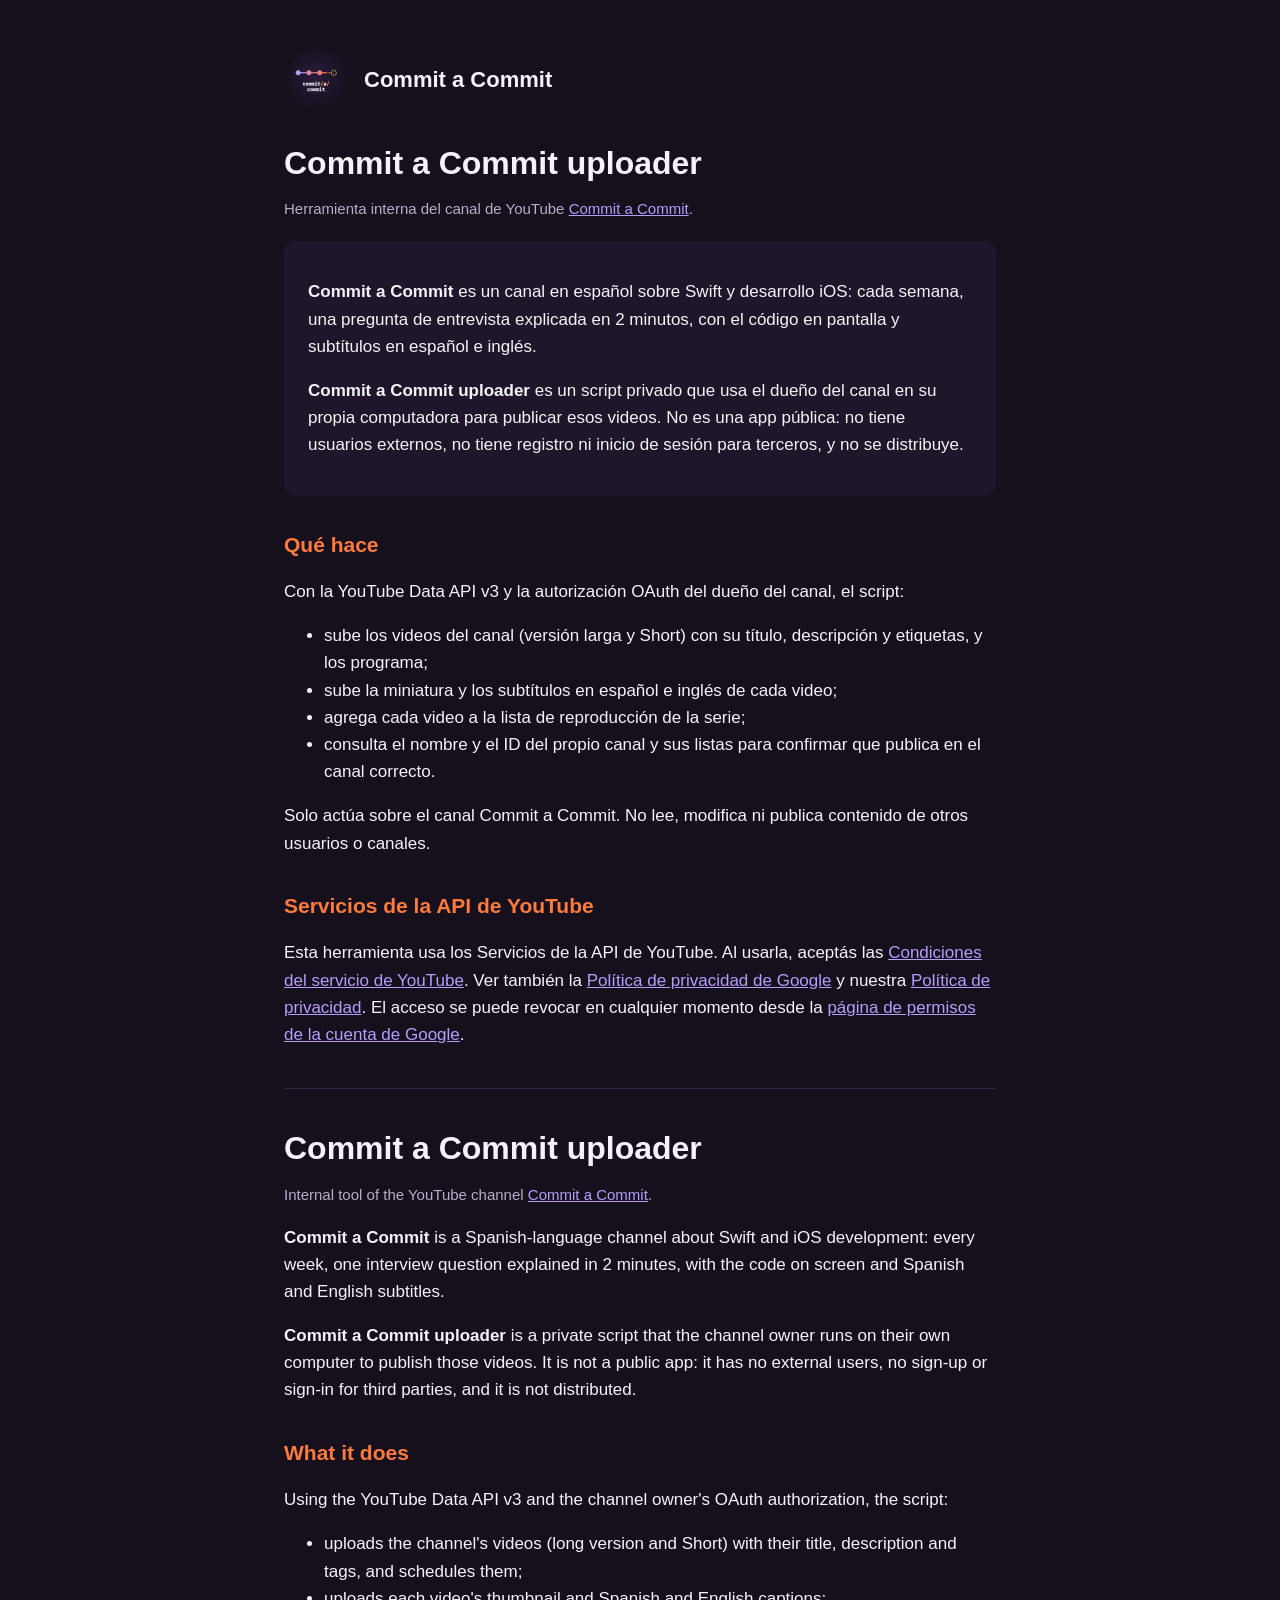
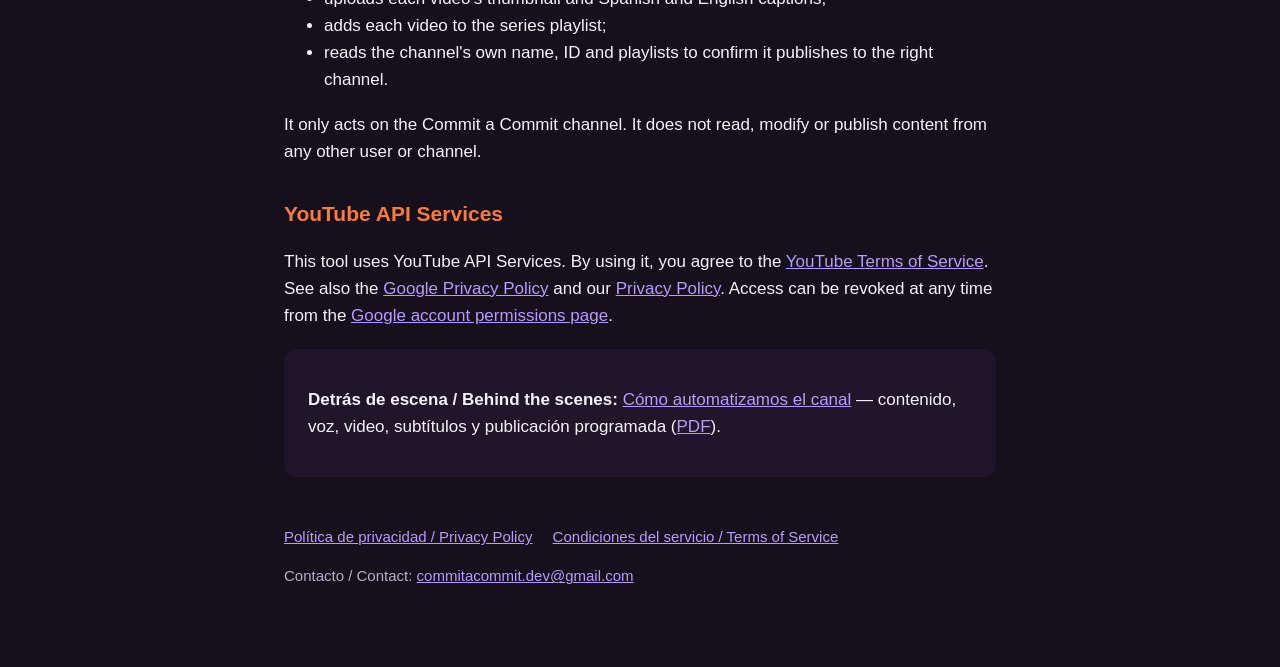
<file: index.html>
<!doctype html>
<html lang="es">
<head>
<meta charset="utf-8">
<meta name="viewport" content="width=device-width, initial-scale=1">
<title>Commit a Commit uploader</title>
<meta name="description" content="Herramienta interna del canal de YouTube Commit a Commit para subir sus propios videos con la YouTube Data API.">
<link rel="icon" href="logo.png">
<link rel="stylesheet" href="estilo.css">
</head>
<body>
<main>
<header><img src="logo.png" alt="Logo de Commit a Commit"><a href="./">Commit a Commit</a></header>

<h1>Commit a Commit uploader</h1>
<p class="meta">Herramienta interna del canal de YouTube <a href="https://www.youtube.com/channel/UC5VvN3Wkh8wAPUPtcKfBgPg">Commit a Commit</a>.</p>

<div class="panel">
<p><strong>Commit a Commit</strong> es un canal en español sobre Swift y desarrollo iOS: cada semana, una pregunta de entrevista explicada en 2 minutos, con el código en pantalla y subtítulos en español e inglés.</p>
<p><strong>Commit a Commit uploader</strong> es un script privado que usa el dueño del canal en su propia computadora para publicar esos videos. No es una app pública: no tiene usuarios externos, no tiene registro ni inicio de sesión para terceros, y no se distribuye.</p>
</div>

<h2>Qué hace</h2>
<p>Con la YouTube Data API v3 y la autorización OAuth del dueño del canal, el script:</p>
<ul>
<li>sube los videos del canal (versión larga y Short) con su título, descripción y etiquetas, y los programa;</li>
<li>sube la miniatura y los subtítulos en español e inglés de cada video;</li>
<li>agrega cada video a la lista de reproducción de la serie;</li>
<li>consulta el nombre y el ID del propio canal y sus listas para confirmar que publica en el canal correcto.</li>
</ul>
<p>Solo actúa sobre el canal Commit a Commit. No lee, modifica ni publica contenido de otros usuarios o canales.</p>

<h2>Servicios de la API de YouTube</h2>
<p>Esta herramienta usa los Servicios de la API de YouTube. Al usarla, aceptás las <a href="https://www.youtube.com/t/terms">Condiciones del servicio de YouTube</a>. Ver también la <a href="https://policies.google.com/privacy">Política de privacidad de Google</a> y nuestra <a href="privacidad.html">Política de privacidad</a>. El acceso se puede revocar en cualquier momento desde la <a href="https://security.google.com/settings/security/permissions">página de permisos de la cuenta de Google</a>.</p>

<hr>

<h1 lang="en">Commit a Commit uploader</h1>
<p class="meta" lang="en">Internal tool of the YouTube channel <a href="https://www.youtube.com/channel/UC5VvN3Wkh8wAPUPtcKfBgPg">Commit a Commit</a>.</p>
<div lang="en">
<p><strong>Commit a Commit</strong> is a Spanish-language channel about Swift and iOS development: every week, one interview question explained in 2 minutes, with the code on screen and Spanish and English subtitles.</p>
<p><strong>Commit a Commit uploader</strong> is a private script that the channel owner runs on their own computer to publish those videos. It is not a public app: it has no external users, no sign-up or sign-in for third parties, and it is not distributed.</p>
<h2>What it does</h2>
<p>Using the YouTube Data API v3 and the channel owner's OAuth authorization, the script:</p>
<ul>
<li>uploads the channel's videos (long version and Short) with their title, description and tags, and schedules them;</li>
<li>uploads each video's thumbnail and Spanish and English captions;</li>
<li>adds each video to the series playlist;</li>
<li>reads the channel's own name, ID and playlists to confirm it publishes to the right channel.</li>
</ul>
<p>It only acts on the Commit a Commit channel. It does not read, modify or publish content from any other user or channel.</p>
<h2>YouTube API Services</h2>
<p>This tool uses YouTube API Services. By using it, you agree to the <a href="https://www.youtube.com/t/terms">YouTube Terms of Service</a>. See also the <a href="https://policies.google.com/privacy">Google Privacy Policy</a> and our <a href="privacidad.html">Privacy Policy</a>. Access can be revoked at any time from the <a href="https://security.google.com/settings/security/permissions">Google account permissions page</a>.</p>
</div>

<div class="panel">
<p><strong>Detrás de escena / Behind the scenes:</strong> <a href="presentacion/">Cómo automatizamos el canal</a> — contenido, voz, video, subtítulos y publicación programada (<a href="presentacion/presentacion.pdf">PDF</a>).</p>
</div>

<footer>
<a href="privacidad.html">Política de privacidad / Privacy Policy</a>
<a href="condiciones.html">Condiciones del servicio / Terms of Service</a>
<p>Contacto / Contact: <a href="mailto:commitacommit.dev@gmail.com">commitacommit.dev@gmail.com</a></p>
</footer>
</main>
</body>
</html>
</file>
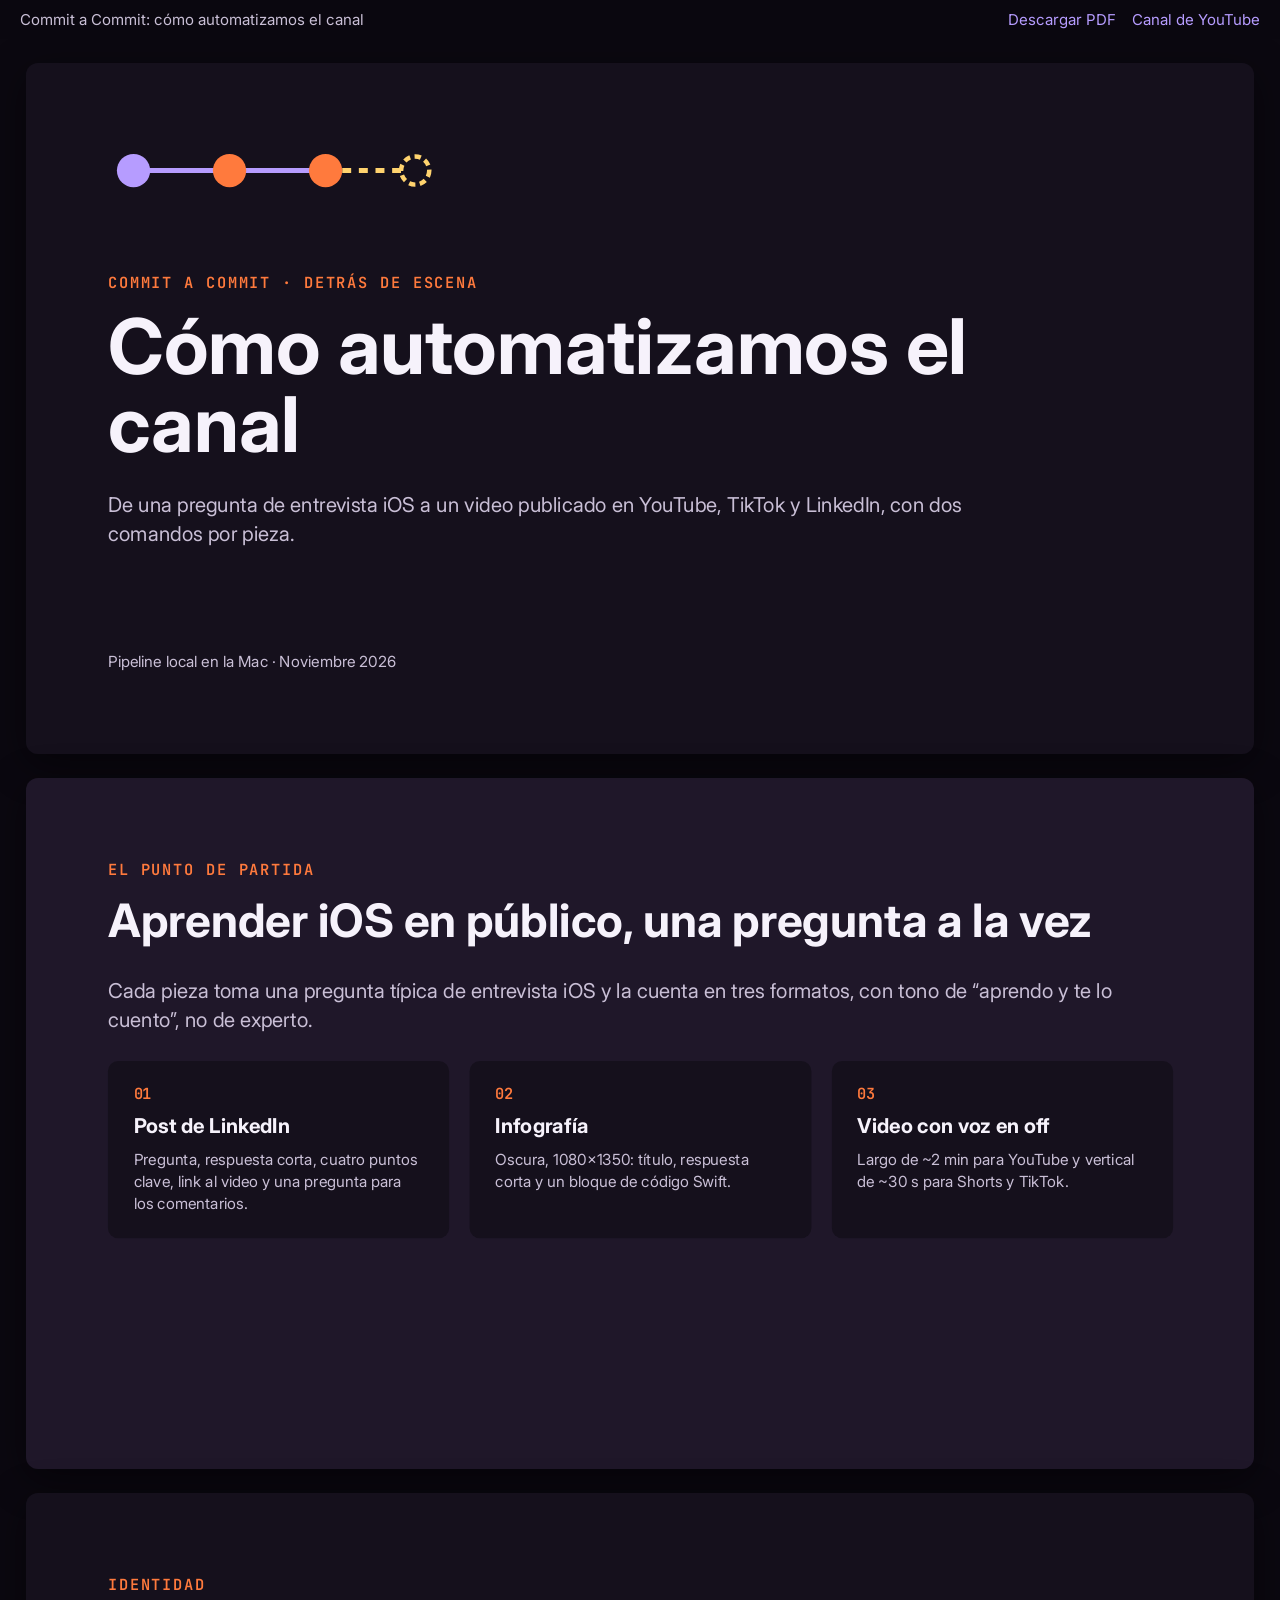
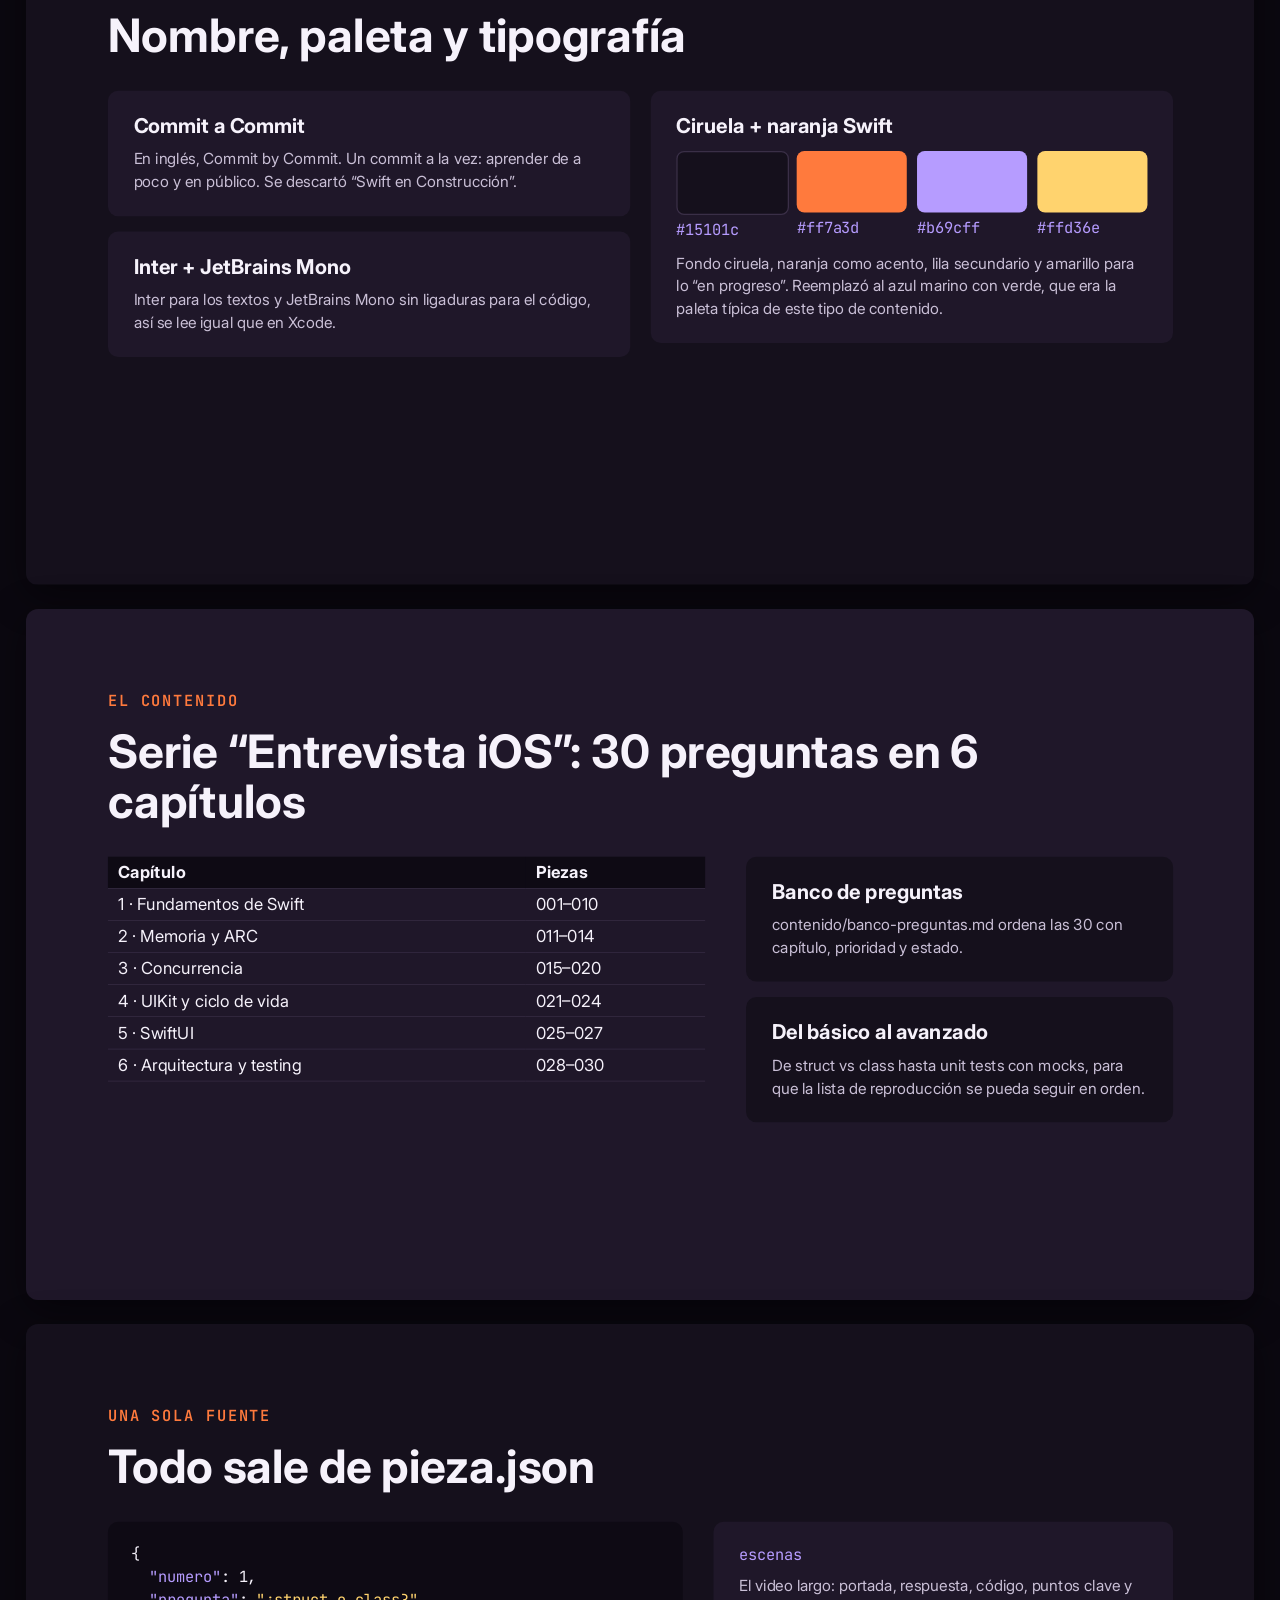
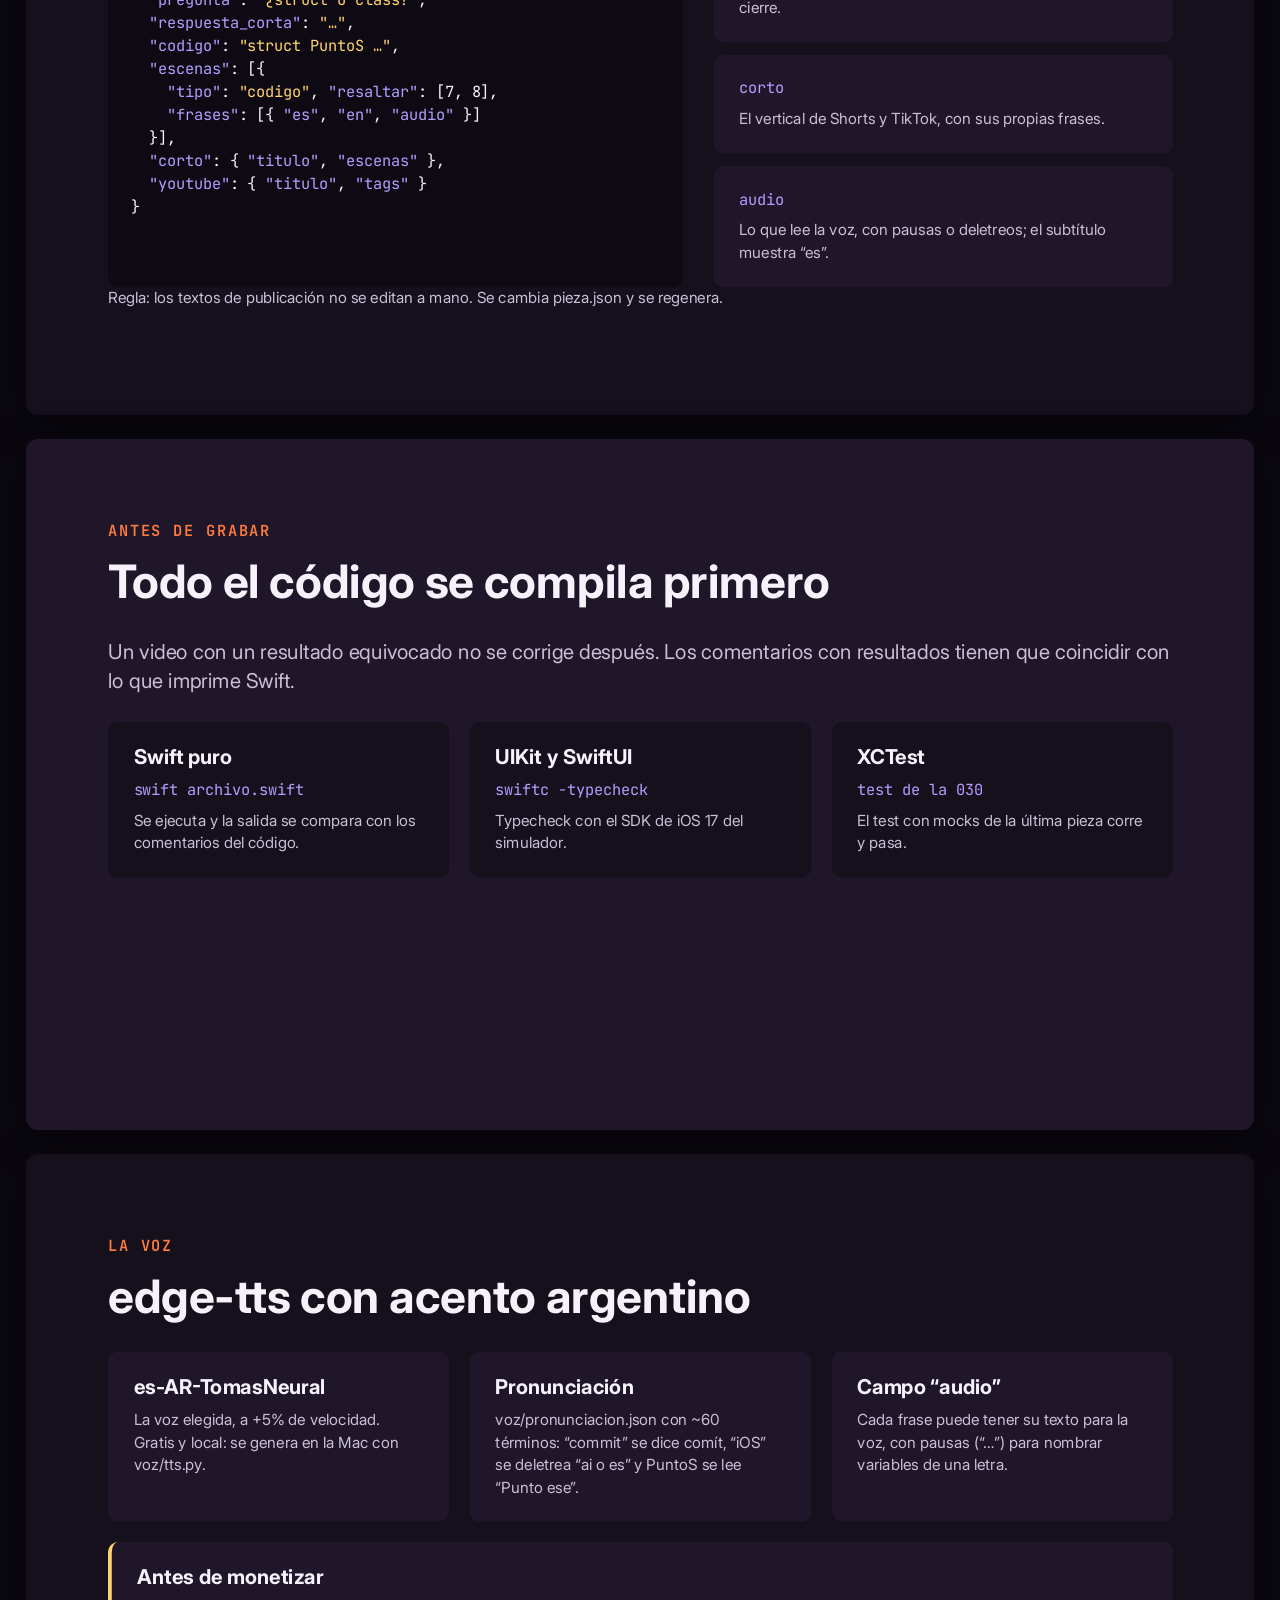
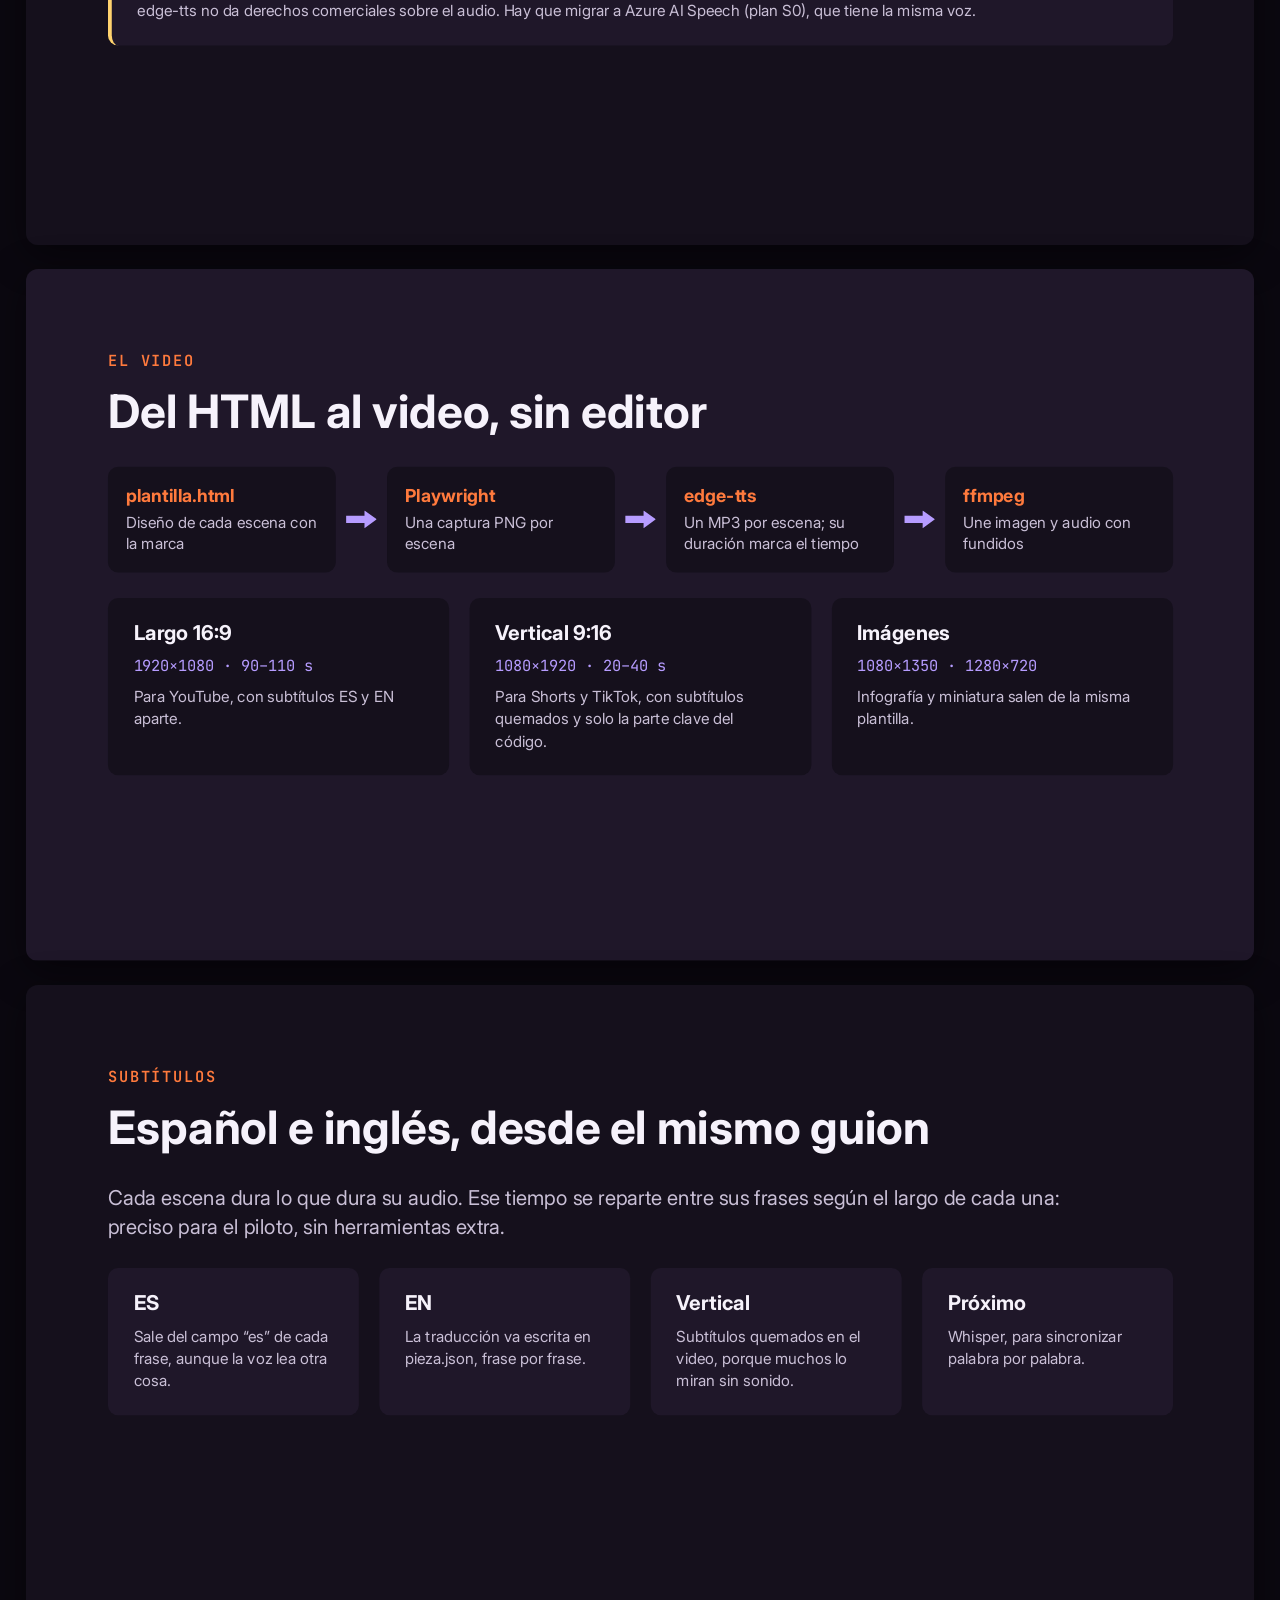
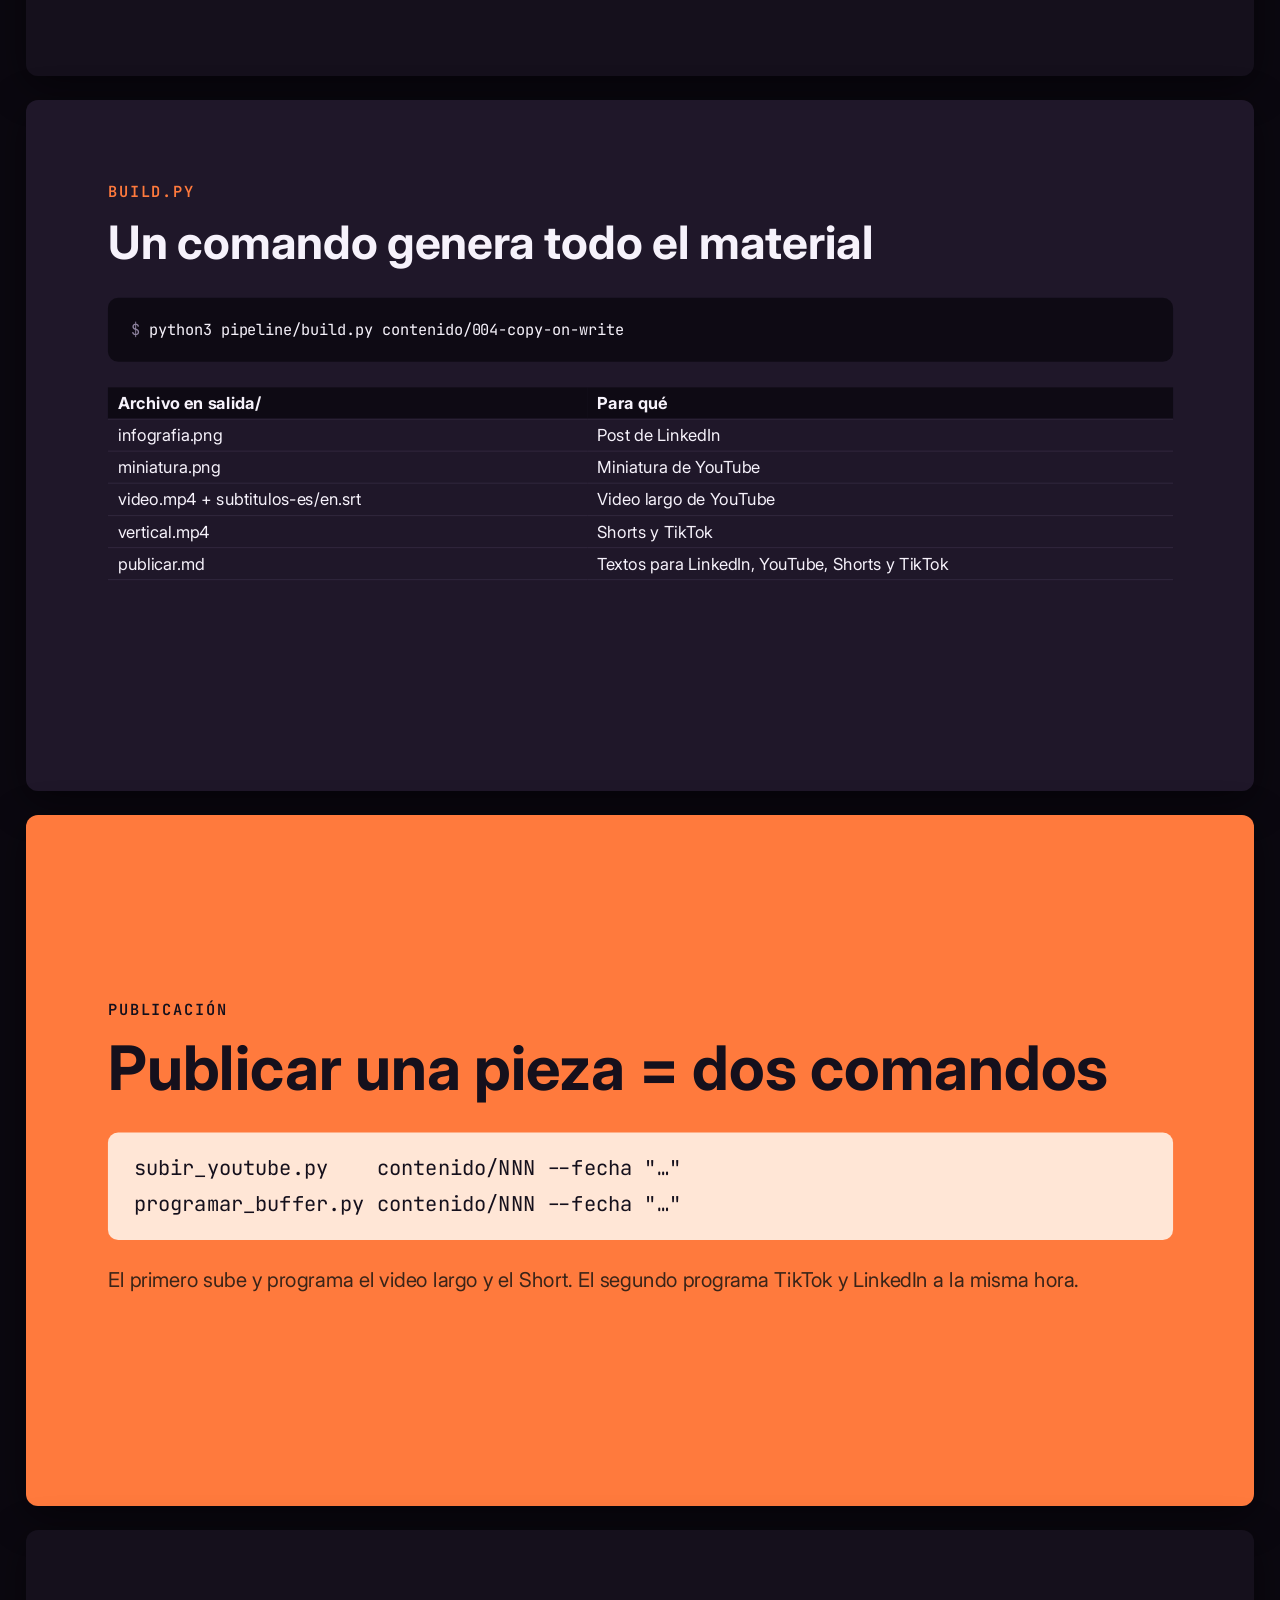
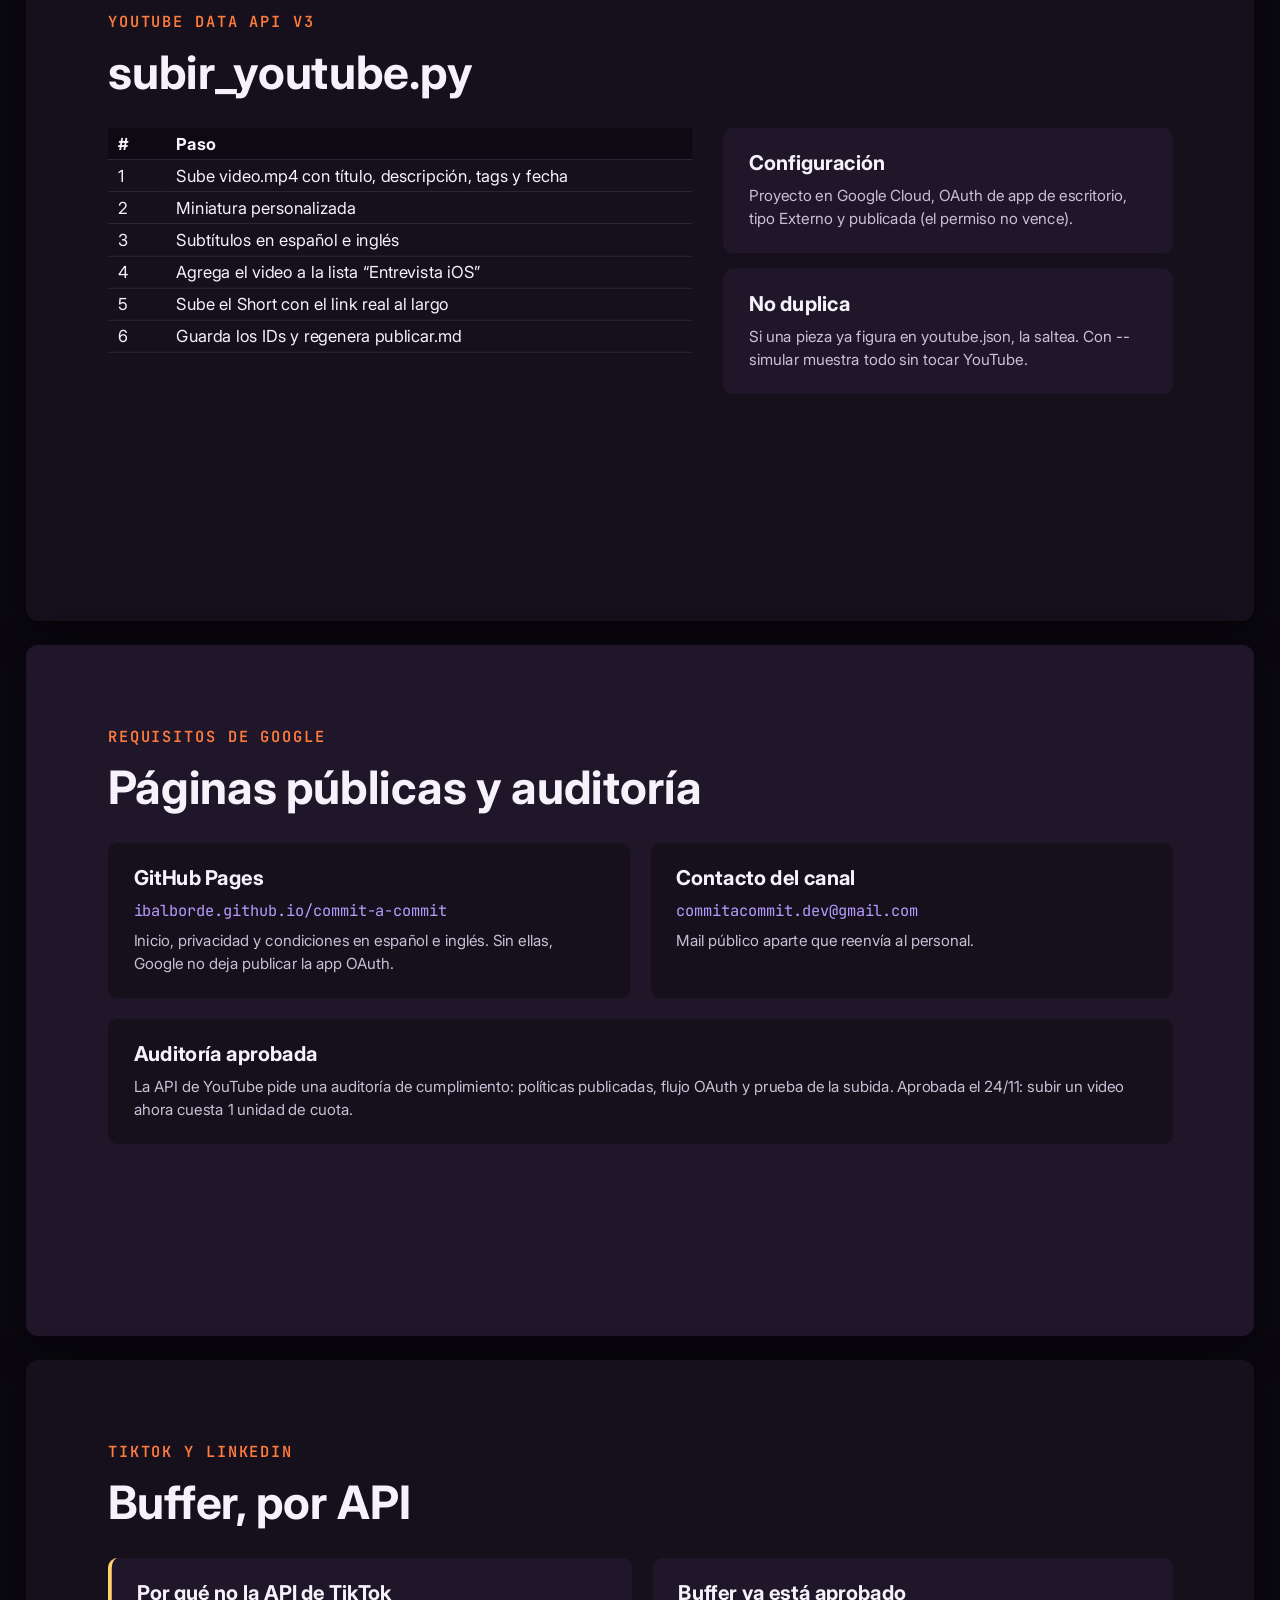
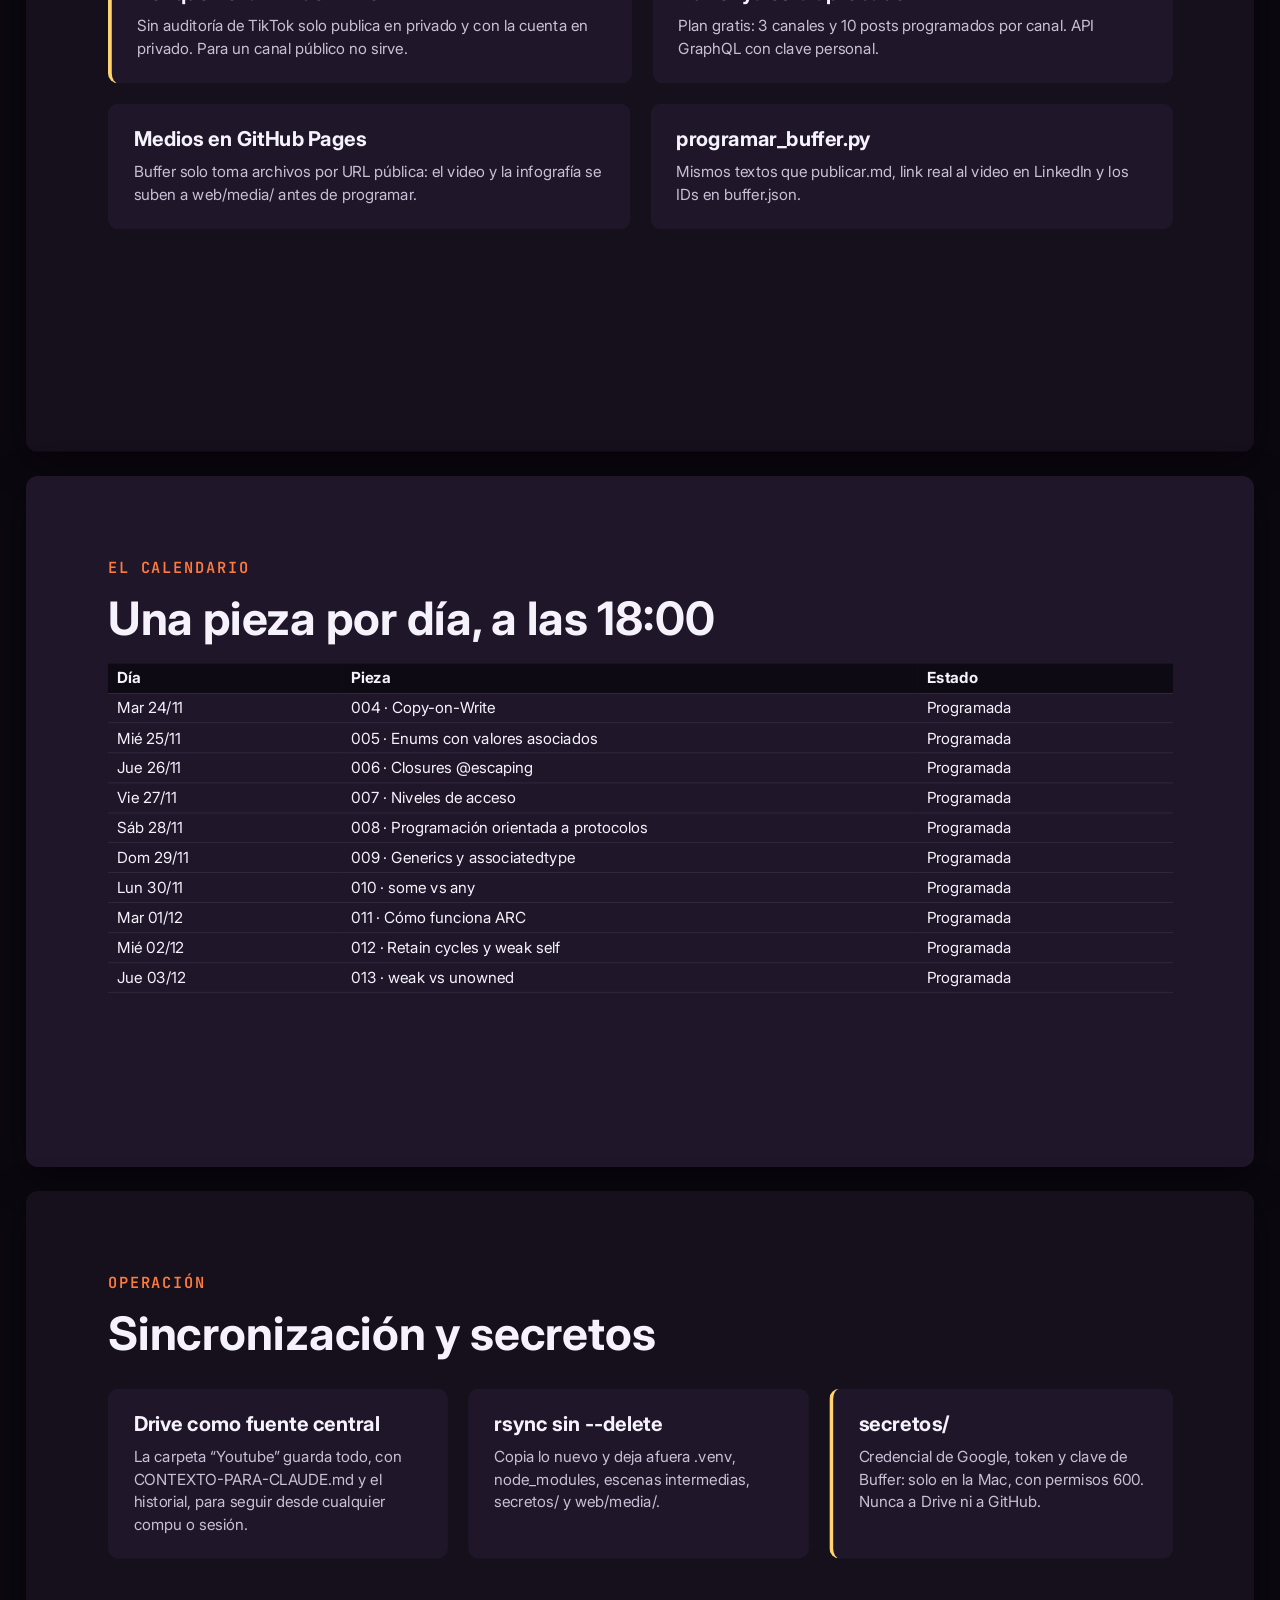
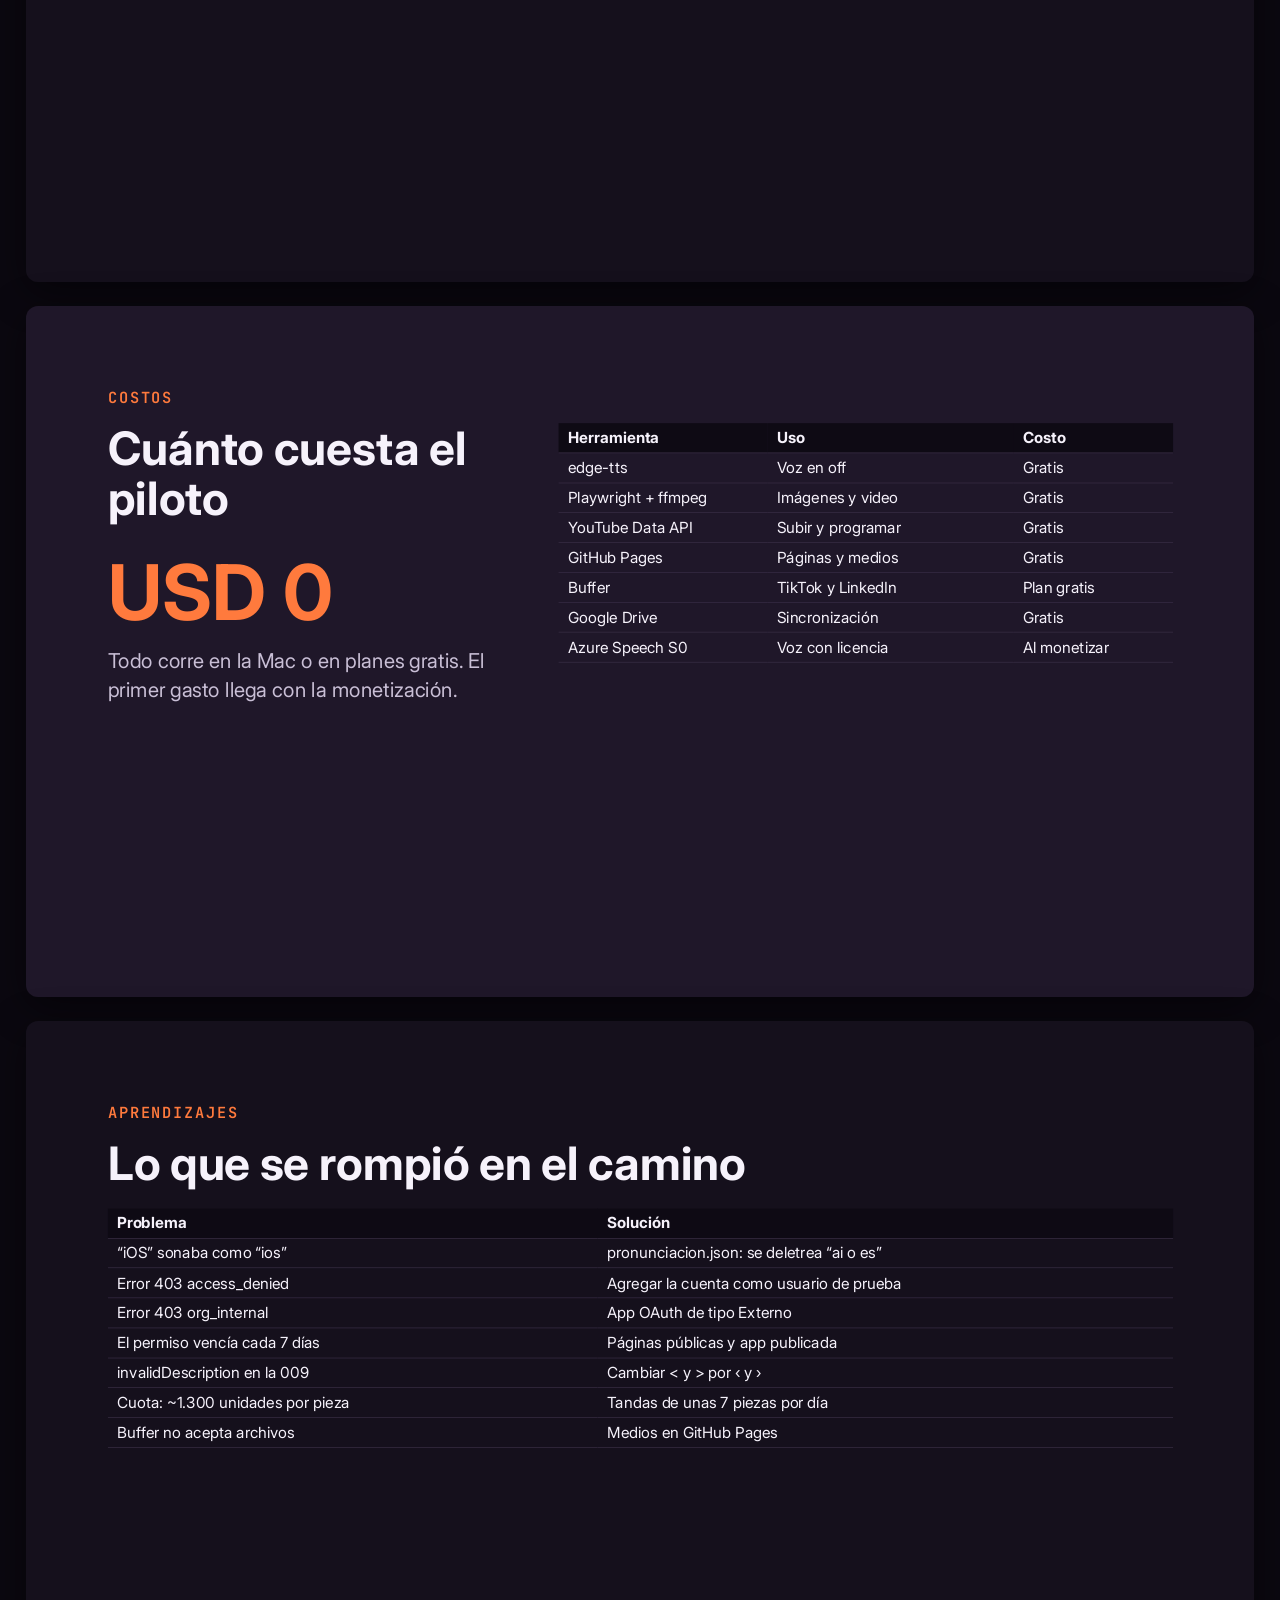
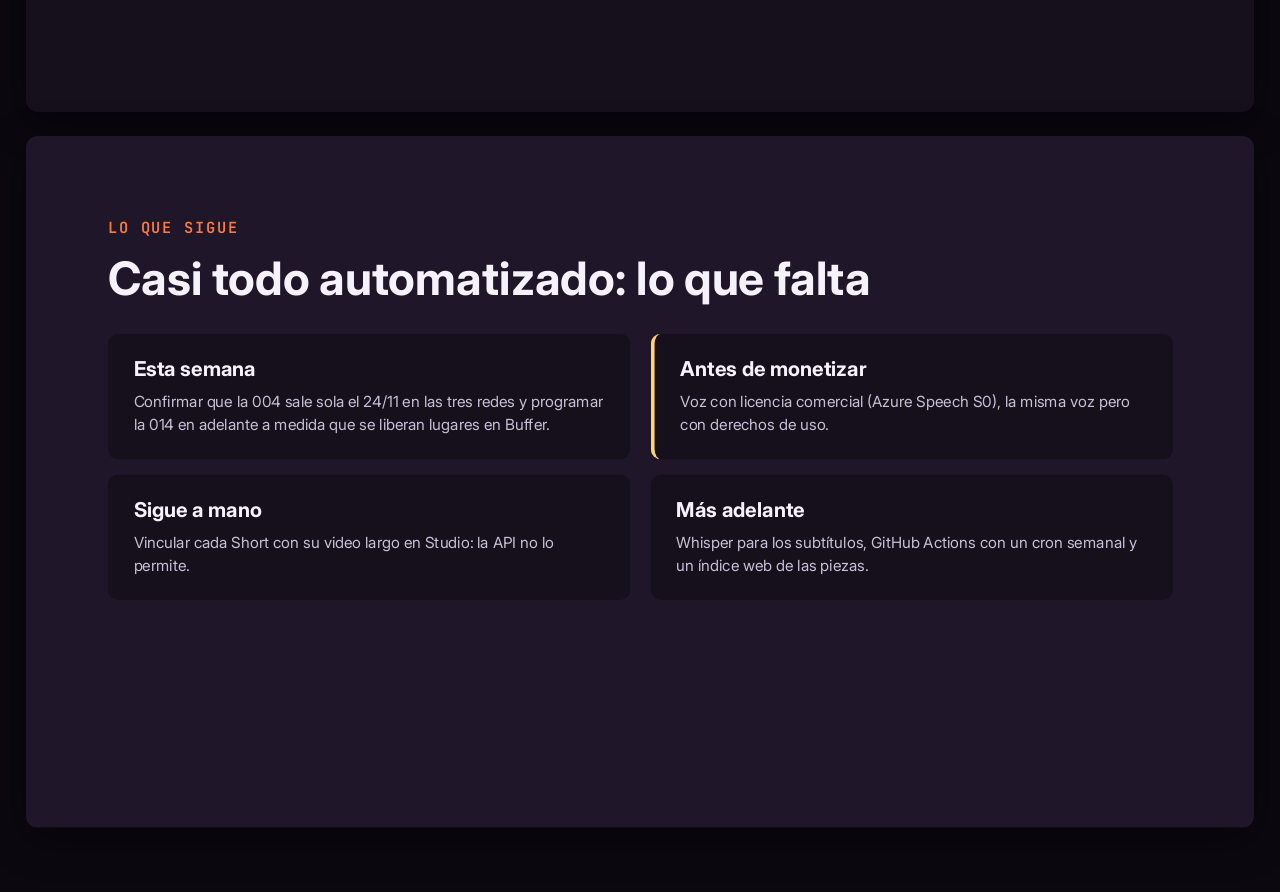
<file: presentacion/index.html>
<!doctype html>
<html lang="es">
<head>
<meta charset="utf-8">
<meta name="viewport" content="width=device-width, initial-scale=1">
<title>Commit a Commit: cómo automatizamos el canal</title>
<meta name="description" content="Cómo automatizamos el canal de iOS Commit a Commit: contenido, voz, video, subtítulos y publicación programada en YouTube, TikTok y LinkedIn.">
<meta property="og:title" content="Commit a Commit: cómo automatizamos el canal">
<meta property="og:description" content="Cómo automatizamos el canal de iOS Commit a Commit: contenido, voz, video, subtítulos y publicación programada en YouTube, TikTok y LinkedIn.">
<meta property="og:type" content="website">
<link rel="icon" href="../logo.png">
<link rel="stylesheet" href="https://fonts.googleapis.com/css2?family=Inter:wght@400;600;700&family=JetBrains+Mono:wght@400;600&display=swap">
<style>
:root {
  --fondo: #15101c;
  --panel: #1f1729;
  --hondo: #0e0a14;
  --naranja: #ff7a3d;
  --lila: #b69cff;
  --amarillo: #ffd36e;
  --texto: #f6f2fb;
  --suave: #c9bfd6;
}

body { font-family: 'Inter', Arial, sans-serif; color: var(--texto); }

section {
  padding: 128px;
  box-sizing: border-box;
  display: flex;
  flex-direction: column;
  background: var(--fondo);
  color: var(--texto);
  font-family: 'Inter', Arial, sans-serif;
}
section.alt { background: var(--panel); }
section.acento { background: var(--naranja); color: var(--fondo); }

.eyebrow { font-family: 'JetBrains Mono', 'Courier New', monospace; font-size: 24px; font-weight: 600; letter-spacing: 3px; color: var(--naranja); margin: 0 0 24px; }
.titulo { font-size: 72px; font-weight: 700; line-height: 1.08; margin: 0 0 48px; color: var(--texto); }
.portada { font-size: 120px; font-weight: 700; line-height: 1.02; margin: 0 0 40px; color: var(--texto); }
.lead { font-size: 32px; line-height: 1.45; color: var(--suave); margin: 0 0 40px; }
.nota { font-size: 24px; line-height: 1.4; color: var(--suave); margin: 32px 0 0; }

.fila { display: flex; gap: 32px; }
.col { display: flex; flex-direction: column; gap: 24px; flex: 1; }
.card { flex: 1; background: var(--panel); border-radius: 16px; padding: 36px 40px; display: flex; flex-direction: column; gap: 16px; }
section.alt .card { background: var(--fondo); }
.card h3 { font-size: 32px; font-weight: 700; color: var(--texto); margin: 0; line-height: 1.2; }
.card .txt { font-size: 24px; line-height: 1.45; color: var(--suave); margin: 0; }
.card .dato { font-family: 'JetBrains Mono', 'Courier New', monospace; font-size: 24px; color: var(--lila); margin: 0; }
.card .marca { font-family: 'JetBrains Mono', 'Courier New', monospace; font-size: 24px; font-weight: 600; color: var(--naranja); margin: 0; }
.card.aviso { border-left: 6px solid var(--amarillo); }

.codigo { background: var(--hondo); border-radius: 16px; padding: 32px 36px; display: flex; flex-direction: column; }
.codigo p { font-family: 'JetBrains Mono', 'Courier New', monospace; font-size: 24px; line-height: 1.5; color: var(--texto); margin: 0; white-space: nowrap; }
.codigo .k { color: var(--lila); }
.codigo .s { color: var(--amarillo); }
.codigo .c { color: #8f84a0; }

.tabla { width: 100%; font-size: 26px; color: var(--texto); font-family: 'Inter', Arial, sans-serif; }
.tabla tr.cab { background: var(--hondo); }

.paso { flex: 1; background: var(--panel); border-radius: 16px; padding: 28px 28px; display: flex; flex-direction: column; gap: 10px; }
section.alt .paso { background: var(--fondo); }
.paso h3 { font-size: 28px; font-weight: 700; color: var(--naranja); margin: 0; }
.paso .txt { font-size: 24px; line-height: 1.35; color: var(--suave); margin: 0; }
.flecha { width: 48px; height: 28px; background: var(--lila); align-self: center; flex: none; }

.grande { font-size: 120px; font-weight: 700; line-height: 1; color: var(--naranja); margin: 0; }
.cmd { font-family: 'JetBrains Mono', 'Courier New', monospace; font-size: 32px; line-height: 1.5; margin: 0; color: var(--fondo); white-space: nowrap; }
.cmdcaja { background: #ffe6d6; border-radius: 16px; padding: 32px 40px; display: flex; flex-direction: column; gap: 8px; }
section.acento .eyebrow { color: var(--fondo); }
section.acento .titulo { color: var(--fondo); font-size: 96px; }
section.acento .lead { color: #3a2418; }

.swatch { width: 100%; height: 96px; border-radius: 12px; }

@keyframes sube { from { opacity: 0; transform: translateY(24px); } to { opacity: 1; transform: translateY(0px); } }
.anim { animation: sube 520ms ease-out both; animation-delay: calc(var(--i, 0) * 110ms); }

/* ---- visor web ---- */
html, body { margin: 0; background: #0b0810; }
.barra { position: sticky; top: 0; z-index: 10; display: flex; justify-content: space-between; align-items: center;
  gap: 16px; padding: 10px 20px; background: rgba(11,8,16,.92); color: #c9bfd6; font: 15px Inter, Arial, sans-serif; }
.barra a { color: #b69cff; text-decoration: none; margin-left: 16px; }
.deck { display: flex; flex-direction: column; align-items: center; gap: 24px; padding: 24px 0 64px; }
.marco { position: relative; width: min(96vw, 1600px); aspect-ratio: 16 / 9; overflow: hidden; border-radius: 12px;
  box-shadow: 0 10px 40px rgba(0,0,0,.45); }
.slide { position: absolute; top: 0; left: 0; width: 1920px; height: 1080px; transform-origin: 0 0; overflow: hidden; }
.slide h1, .slide h2, .slide h3, .slide p { margin-top: 0; }
.slide table { border-collapse: collapse; }
.slide th { text-align: left; }
.slide td, .slide th { padding: .35em .6em; border-bottom: 1px solid #3a2f47; }
.flecha { clip-path: polygon(0 30%, 60% 30%, 60% 0, 100% 50%, 60% 100%, 60% 70%, 0 70%); }
@media print {
  @page { size: 1920px 1080px; margin: 0; }
  .barra { display: none; }
  .deck { padding: 0; gap: 0; }
  .marco { width: 1920px; height: 1080px; border-radius: 0; box-shadow: none; break-after: page; }
  .slide { transform: none !important; }
  .anim { animation: none; }
}
</style>
</head>
<body>
<div class="barra"><span>Commit a Commit: cómo automatizamos el canal</span><span><a href="presentacion.pdf">Descargar PDF</a><a href="https://www.youtube.com/channel/UC5VvN3Wkh8wAPUPtcKfBgPg">Canal de YouTube</a></span></div>
<main class="deck">
<div class="marco"><section class="slide" id="cover" data-transition="fade" style="justify-content:space-between">
<svg aria-label="Logo de Commit a Commit: historial de commits con tres nodos hechos y uno en progreso" width="520" height="80" viewBox="0 0 520 80"><line x1="40" y1="40" x2="340" y2="40" stroke="#b69cff" stroke-width="8"/><line x1="340" y1="40" x2="480" y2="40" stroke="#ffd36e" stroke-width="8" stroke-dasharray="14 12"/><circle cx="40" cy="40" r="26" fill="#b69cff"/><circle cx="190" cy="40" r="26" fill="#ff7a3d"/><circle cx="340" cy="40" r="26" fill="#ff7a3d"/><circle cx="480" cy="40" r="22" fill="#15101c" stroke="#ffd36e" stroke-width="7" stroke-dasharray="10 7"/></svg>
<div>
<p class="eyebrow">COMMIT A COMMIT · DETRÁS DE ESCENA</p>
<h1 class="portada">Cómo automatizamos el canal</h1>
<p class="lead" style="max-width:1400px">De una pregunta de entrevista iOS a un video publicado en YouTube, TikTok y LinkedIn, con dos comandos por pieza.</p>
</div>
<p class="nota" style="margin:0">Pipeline local en la Mac · Noviembre 2026</p>

</section>
</div><div class="marco"><section id="objetivo" class="slide alt" data-transition="fade">
<p class="eyebrow">EL PUNTO DE PARTIDA</p>
<h2 class="titulo">Aprender iOS en público, una pregunta a la vez</h2>
<p class="lead">Cada pieza toma una pregunta típica de entrevista iOS y la cuenta en tres formatos, con tono de “aprendo y te lo cuento”, no de experto.</p>
<div class="fila">
<div class="card anim" style="--i:0"><p class="marca">01</p><h3>Post de LinkedIn</h3><p class="txt">Pregunta, respuesta corta, cuatro puntos clave, link al video y una pregunta para los comentarios.</p></div>
<div class="card anim" style="--i:1"><p class="marca">02</p><h3>Infografía</h3><p class="txt">Oscura, 1080×1350: título, respuesta corta y un bloque de código Swift.</p></div>
<div class="card anim" style="--i:2"><p class="marca">03</p><h3>Video con voz en off</h3><p class="txt">Largo de ~2 min para YouTube y vertical de ~30 s para Shorts y TikTok.</p></div>
</div>

</section>
</div><div class="marco"><section class="slide" id="marca" data-transition="fade">
<p class="eyebrow">IDENTIDAD</p>
<h2 class="titulo">Nombre, paleta y tipografía</h2>
<div class="fila" style="align-items:flex-start">
<div class="col">
<div class="card"><h3>Commit a Commit</h3><p class="txt">En inglés, Commit by Commit. Un commit a la vez: aprender de a poco y en público. Se descartó “Swift en Construcción”.</p></div>
<div class="card"><h3>Inter + JetBrains Mono</h3><p class="txt">Inter para los textos y JetBrains Mono sin ligaduras para el código, así se lee igual que en Xcode.</p></div>
</div>
<div class="col">
<div class="card" style="gap:20px"><h3>Ciruela + naranja Swift</h3>
<div class="fila" style="gap:16px">
<div class="col" style="gap:8px"><div class="swatch" style="background:#15101c;border:2px solid #3a2f47"></div><p class="dato">#15101c</p></div>
<div class="col" style="gap:8px"><div class="swatch" style="background:#ff7a3d"></div><p class="dato">#ff7a3d</p></div>
<div class="col" style="gap:8px"><div class="swatch" style="background:#b69cff"></div><p class="dato">#b69cff</p></div>
<div class="col" style="gap:8px"><div class="swatch" style="background:#ffd36e"></div><p class="dato">#ffd36e</p></div>
</div>
<p class="txt">Fondo ciruela, naranja como acento, lila secundario y amarillo para lo “en progreso”. Reemplazó al azul marino con verde, que era la paleta típica de este tipo de contenido.</p></div>
</div>
</div>

</section>
</div><div class="marco"><section id="contenido" class="slide alt" data-transition="fade">
<p class="eyebrow">EL CONTENIDO</p>
<h2 class="titulo">Serie “Entrevista iOS”: 30 preguntas en 6 capítulos</h2>
<div class="fila" style="gap:64px">
<div style="flex:1.4">
<table class="tabla">
<tr class="cab"><th style="width:70%">Capítulo</th><th>Piezas</th></tr>
<tr><td>1 · Fundamentos de Swift</td><td>001–010</td></tr>
<tr><td>2 · Memoria y ARC</td><td>011–014</td></tr>
<tr><td>3 · Concurrencia</td><td>015–020</td></tr>
<tr><td>4 · UIKit y ciclo de vida</td><td>021–024</td></tr>
<tr><td>5 · SwiftUI</td><td>025–027</td></tr>
<tr><td>6 · Arquitectura y testing</td><td>028–030</td></tr>
</table>
</div>
<div class="col">
<div class="card"><h3>Banco de preguntas</h3><p class="txt">contenido/banco-preguntas.md ordena las 30 con capítulo, prioridad y estado.</p></div>
<div class="card"><h3>Del básico al avanzado</h3><p class="txt">De struct vs class hasta unit tests con mocks, para que la lista de reproducción se pueda seguir en orden.</p></div>
</div>
</div>
</section>
</div><div class="marco"><section class="slide" id="pieza" data-transition="fade">
<p class="eyebrow">UNA SOLA FUENTE</p>
<h2 class="titulo">Todo sale de pieza.json</h2>
<div class="fila" style="gap:48px">
<div class="codigo" style="flex:1.15">
<p>{</p>
<p>&#160;&#160;<span class="k">"numero"</span>: 1,</p>
<p>&#160;&#160;<span class="k">"pregunta"</span>: <span class="s">"¿struct o class?"</span>,</p>
<p>&#160;&#160;<span class="k">"respuesta_corta"</span>: <span class="s">"…"</span>,</p>
<p>&#160;&#160;<span class="k">"codigo"</span>: <span class="s">"struct PuntoS …"</span>,</p>
<p>&#160;&#160;<span class="k">"escenas"</span>: [{</p>
<p>&#160;&#160;&#160;&#160;<span class="k">"tipo"</span>: <span class="s">"codigo"</span>, <span class="k">"resaltar"</span>: [7, 8],</p>
<p>&#160;&#160;&#160;&#160;<span class="k">"frases"</span>: [{ <span class="k">"es"</span>, <span class="k">"en"</span>, <span class="k">"audio"</span> }]</p>
<p>&#160;&#160;}],</p>
<p>&#160;&#160;<span class="k">"corto"</span>: { <span class="k">"titulo"</span>, <span class="k">"escenas"</span> },</p>
<p>&#160;&#160;<span class="k">"youtube"</span>: { <span class="k">"titulo"</span>, <span class="k">"tags"</span> }</p>
<p>}</p>
</div>
<div class="col" style="gap:20px">
<div class="card"><p class="dato">escenas</p><p class="txt">El video largo: portada, respuesta, código, puntos clave y cierre.</p></div>
<div class="card"><p class="dato">corto</p><p class="txt">El vertical de Shorts y TikTok, con sus propias frases.</p></div>
<div class="card"><p class="dato">audio</p><p class="txt">Lo que lee la voz, con pausas o deletreos; el subtítulo muestra “es”.</p></div>
</div>
</div>
<p class="nota">Regla: los textos de publicación no se editan a mano. Se cambia pieza.json y se regenera.</p>
</section>
</div><div class="marco"><section id="verificacion" class="slide alt" data-transition="fade">
<p class="eyebrow">ANTES DE GRABAR</p>
<h2 class="titulo">Todo el código se compila primero</h2>
<p class="lead">Un video con un resultado equivocado no se corrige después. Los comentarios con resultados tienen que coincidir con lo que imprime Swift.</p>
<div class="fila">
<div class="card anim" style="--i:0"><h3>Swift puro</h3><p class="dato">swift archivo.swift</p><p class="txt">Se ejecuta y la salida se compara con los comentarios del código.</p></div>
<div class="card anim" style="--i:1"><h3>UIKit y SwiftUI</h3><p class="dato">swiftc -typecheck</p><p class="txt">Typecheck con el SDK de iOS 17 del simulador.</p></div>
<div class="card anim" style="--i:2"><h3>XCTest</h3><p class="dato">test de la 030</p><p class="txt">El test con mocks de la última pieza corre y pasa.</p></div>
</div>
</section>
</div><div class="marco"><section class="slide" id="voz" data-transition="fade">
<p class="eyebrow">LA VOZ</p>
<h2 class="titulo">edge-tts con acento argentino</h2>
<div class="fila">
<div class="card anim" style="--i:0"><h3>es-AR-TomasNeural</h3><p class="txt">La voz elegida, a +5% de velocidad. Gratis y local: se genera en la Mac con voz/tts.py.</p></div>
<div class="card anim" style="--i:1"><h3>Pronunciación</h3><p class="txt">voz/pronunciacion.json con ~60 términos: “commit” se dice comít, “iOS” se deletrea “ai o es” y PuntoS se lee “Punto ese”.</p></div>
<div class="card anim" style="--i:2"><h3>Campo “audio”</h3><p class="txt">Cada frase puede tener su texto para la voz, con pausas (“…”) para nombrar variables de una letra.</p></div>
</div>
<div class="card aviso" style="margin-top:32px;flex:none"><h3>Antes de monetizar</h3><p class="txt">edge-tts no da derechos comerciales sobre el audio. Hay que migrar a Azure AI Speech (plan S0), que tiene la misma voz.</p></div>
</section>
</div><div class="marco"><section id="video" class="slide alt" data-transition="fade">
<p class="eyebrow">EL VIDEO</p>
<h2 class="titulo">Del HTML al video, sin editor</h2>
<div class="fila" style="gap:16px">
<div class="paso anim" style="--i:0"><h3>plantilla.html</h3><p class="txt">Diseño de cada escena con la marca</p></div>
<div class="flecha"></div>
<div class="paso anim" style="--i:1"><h3>Playwright</h3><p class="txt">Una captura PNG por escena</p></div>
<div class="flecha"></div>
<div class="paso anim" style="--i:2"><h3>edge-tts</h3><p class="txt">Un MP3 por escena; su duración marca el tiempo</p></div>
<div class="flecha"></div>
<div class="paso anim" style="--i:3"><h3>ffmpeg</h3><p class="txt">Une imagen y audio con fundidos</p></div>
</div>
<div class="fila" style="margin-top:40px">
<div class="card"><h3>Largo 16:9</h3><p class="dato">1920×1080 · 90–110 s</p><p class="txt">Para YouTube, con subtítulos ES y EN aparte.</p></div>
<div class="card"><h3>Vertical 9:16</h3><p class="dato">1080×1920 · 20–40 s</p><p class="txt">Para Shorts y TikTok, con subtítulos quemados y solo la parte clave del código.</p></div>
<div class="card"><h3>Imágenes</h3><p class="dato">1080×1350 · 1280×720</p><p class="txt">Infografía y miniatura salen de la misma plantilla.</p></div>
</div>
</section>
</div><div class="marco"><section class="slide" id="subtitulos" data-transition="fade">
<p class="eyebrow">SUBTÍTULOS</p>
<h2 class="titulo">Español e inglés, desde el mismo guion</h2>
<p class="lead" style="max-width:1500px">Cada escena dura lo que dura su audio. Ese tiempo se reparte entre sus frases según el largo de cada una: preciso para el piloto, sin herramientas extra.</p>
<div class="fila">
<div class="card anim" style="--i:0"><h3>ES</h3><p class="txt">Sale del campo “es” de cada frase, aunque la voz lea otra cosa.</p></div>
<div class="card anim" style="--i:1"><h3>EN</h3><p class="txt">La traducción va escrita en pieza.json, frase por frase.</p></div>
<div class="card anim" style="--i:2"><h3>Vertical</h3><p class="txt">Subtítulos quemados en el video, porque muchos lo miran sin sonido.</p></div>
<div class="card anim" style="--i:3"><h3>Próximo</h3><p class="txt">Whisper, para sincronizar palabra por palabra.</p></div>
</div>
</section>
</div><div class="marco"><section id="build" class="slide alt" data-transition="fade">
<p class="eyebrow">BUILD.PY</p>
<h2 class="titulo">Un comando genera todo el material</h2>
<div class="codigo" style="margin-bottom:40px"><p><span class="c">$</span> python3 pipeline/build.py contenido/004-copy-on-write</p></div>
<table class="tabla">
<tr class="cab"><th style="width:45%">Archivo en salida/</th><th>Para qué</th></tr>
<tr><td>infografia.png</td><td>Post de LinkedIn</td></tr>
<tr><td>miniatura.png</td><td>Miniatura de YouTube</td></tr>
<tr><td>video.mp4 + subtitulos-es/en.srt</td><td>Video largo de YouTube</td></tr>
<tr><td>vertical.mp4</td><td>Shorts y TikTok</td></tr>
<tr><td>publicar.md</td><td>Textos para LinkedIn, YouTube, Shorts y TikTok</td></tr>
</table>
</section>
</div><div class="marco"><section id="comandos" class="slide acento" data-transition="fade" style="justify-content:center">
<p class="eyebrow">PUBLICACIÓN</p>
<h2 class="titulo">Publicar una pieza = dos comandos</h2>
<div class="cmdcaja anim" style="--i:1">
<p class="cmd">subir_youtube.py&#160;&#160;&#160; contenido/NNN --fecha "…"</p>
<p class="cmd">programar_buffer.py contenido/NNN --fecha "…"</p>
</div>
<p class="lead" style="margin-top:40px">El primero sube y programa el video largo y el Short. El segundo programa TikTok y LinkedIn a la misma hora.</p>
</section>
</div><div class="marco"><section class="slide" id="youtube" data-transition="fade">
<p class="eyebrow">YOUTUBE DATA API V3</p>
<h2 class="titulo">subir_youtube.py</h2>
<div class="fila" style="gap:48px">
<div style="flex:1.3">
<table class="tabla">
<tr class="cab"><th style="width:10%">#</th><th>Paso</th></tr>
<tr><td>1</td><td>Sube video.mp4 con título, descripción, tags y fecha</td></tr>
<tr><td>2</td><td>Miniatura personalizada</td></tr>
<tr><td>3</td><td>Subtítulos en español e inglés</td></tr>
<tr><td>4</td><td>Agrega el video a la lista “Entrevista iOS”</td></tr>
<tr><td>5</td><td>Sube el Short con el link real al largo</td></tr>
<tr><td>6</td><td>Guarda los IDs y regenera publicar.md</td></tr>
</table>
</div>
<div class="col">
<div class="card"><h3>Configuración</h3><p class="txt">Proyecto en Google Cloud, OAuth de app de escritorio, tipo Externo y publicada (el permiso no vence).</p></div>
<div class="card"><h3>No duplica</h3><p class="txt">Si una pieza ya figura en youtube.json, la saltea. Con --simular muestra todo sin tocar YouTube.</p></div>
</div>
</div>
</section>
</div><div class="marco"><section id="auditoria" class="slide alt" data-transition="fade">
<p class="eyebrow">REQUISITOS DE GOOGLE</p>
<h2 class="titulo">Páginas públicas y auditoría</h2>
<div class="fila">
<div class="card anim" style="--i:0"><h3>GitHub Pages</h3><p class="dato">ibalborde.github.io/commit-a-commit</p><p class="txt">Inicio, privacidad y condiciones en español e inglés. Sin ellas, Google no deja publicar la app OAuth.</p></div>
<div class="card anim" style="--i:1"><h3>Contacto del canal</h3><p class="dato">commitacommit.dev@gmail.com</p><p class="txt">Mail público aparte que reenvía al personal.</p></div>
</div>
<div class="fila" style="margin-top:32px">
<div class="card anim" style="--i:2"><h3>Auditoría aprobada</h3><p class="txt">La API de YouTube pide una auditoría de cumplimiento: políticas publicadas, flujo OAuth y prueba de la subida. Aprobada el 24/11: subir un video ahora cuesta 1 unidad de cuota.</p></div>
</div>
</section>
</div><div class="marco"><section class="slide" id="buffer" data-transition="fade">
<p class="eyebrow">TIKTOK Y LINKEDIN</p>
<h2 class="titulo">Buffer, por API</h2>
<div class="fila">
<div class="card aviso anim" style="--i:0"><h3>Por qué no la API de TikTok</h3><p class="txt">Sin auditoría de TikTok solo publica en privado y con la cuenta en privado. Para un canal público no sirve.</p></div>
<div class="card anim" style="--i:1"><h3>Buffer ya está aprobado</h3><p class="txt">Plan gratis: 3 canales y 10 posts programados por canal. API GraphQL con clave personal.</p></div>
</div>
<div class="fila" style="margin-top:32px">
<div class="card anim" style="--i:2"><h3>Medios en GitHub Pages</h3><p class="txt">Buffer solo toma archivos por URL pública: el video y la infografía se suben a web/media/ antes de programar.</p></div>
<div class="card anim" style="--i:3"><h3>programar_buffer.py</h3><p class="txt">Mismos textos que publicar.md, link real al video en LinkedIn y los IDs en buffer.json.</p></div>
</div>
</section>
</div><div class="marco"><section id="calendario" class="slide alt" data-transition="fade">
<p class="eyebrow">EL CALENDARIO</p>
<h2 class="titulo" style="margin-bottom:32px">Una pieza por día, a las 18:00</h2>
<table class="tabla" style="font-size:24px">
<tr class="cab"><th style="width:22%">Día</th><th style="width:54%">Pieza</th><th>Estado</th></tr>
<tr><td>Mar 24/11</td><td>004 · Copy-on-Write</td><td>Programada</td></tr>
<tr><td>Mié 25/11</td><td>005 · Enums con valores asociados</td><td>Programada</td></tr>
<tr><td>Jue 26/11</td><td>006 · Closures @escaping</td><td>Programada</td></tr>
<tr><td>Vie 27/11</td><td>007 · Niveles de acceso</td><td>Programada</td></tr>
<tr><td>Sáb 28/11</td><td>008 · Programación orientada a protocolos</td><td>Programada</td></tr>
<tr><td>Dom 29/11</td><td>009 · Generics y associatedtype</td><td>Programada</td></tr>
<tr><td>Lun 30/11</td><td>010 · some vs any</td><td>Programada</td></tr>
<tr><td>Mar 01/12</td><td>011 · Cómo funciona ARC</td><td>Programada</td></tr>
<tr><td>Mié 02/12</td><td>012 · Retain cycles y weak self</td><td>Programada</td></tr>
<tr><td>Jue 03/12</td><td>013 · weak vs unowned</td><td>Programada</td></tr>
</table>

</section>
</div><div class="marco"><section class="slide" id="drive" data-transition="fade">
<p class="eyebrow">OPERACIÓN</p>
<h2 class="titulo">Sincronización y secretos</h2>
<div class="fila">
<div class="card anim" style="--i:0"><h3>Drive como fuente central</h3><p class="txt">La carpeta “Youtube” guarda todo, con CONTEXTO-PARA-CLAUDE.md y el historial, para seguir desde cualquier compu o sesión.</p></div>
<div class="card anim" style="--i:1"><h3>rsync sin --delete</h3><p class="txt">Copia lo nuevo y deja afuera .venv, node_modules, escenas intermedias, secretos/ y web/media/.</p></div>
<div class="card aviso anim" style="--i:2"><h3>secretos/</h3><p class="txt">Credencial de Google, token y clave de Buffer: solo en la Mac, con permisos 600. Nunca a Drive ni a GitHub.</p></div>
</div>
</section>
</div><div class="marco"><section id="costos" class="slide alt" data-transition="fade">
<p class="eyebrow">COSTOS</p>
<div class="fila" style="gap:64px;align-items:flex-start">
<div style="flex:0.8">
<h2 class="titulo">Cuánto cuesta el piloto</h2>
<p class="grande">USD 0</p>
<p class="lead" style="margin-top:24px">Todo corre en la Mac o en planes gratis. El primer gasto llega con la monetización.</p>
</div>
<div style="flex:1.2">
<table class="tabla" style="font-size:24px">
<tr class="cab"><th style="width:34%">Herramienta</th><th style="width:40%">Uso</th><th>Costo</th></tr>
<tr><td>edge-tts</td><td>Voz en off</td><td>Gratis</td></tr>
<tr><td>Playwright + ffmpeg</td><td>Imágenes y video</td><td>Gratis</td></tr>
<tr><td>YouTube Data API</td><td>Subir y programar</td><td>Gratis</td></tr>
<tr><td>GitHub Pages</td><td>Páginas y medios</td><td>Gratis</td></tr>
<tr><td>Buffer</td><td>TikTok y LinkedIn</td><td>Plan gratis</td></tr>
<tr><td>Google Drive</td><td>Sincronización</td><td>Gratis</td></tr>
<tr><td>Azure Speech S0</td><td>Voz con licencia</td><td>Al monetizar</td></tr>
</table>
</div>
</div>
</section>
</div><div class="marco"><section class="slide" id="tropiezos" data-transition="fade">
<p class="eyebrow">APRENDIZAJES</p>
<h2 class="titulo" style="margin-bottom:32px">Lo que se rompió en el camino</h2>
<table class="tabla" style="font-size:24px">
<tr class="cab"><th style="width:46%">Problema</th><th>Solución</th></tr>
<tr><td>“iOS” sonaba como “ios”</td><td>pronunciacion.json: se deletrea “ai o es”</td></tr>
<tr><td>Error 403 access_denied</td><td>Agregar la cuenta como usuario de prueba</td></tr>
<tr><td>Error 403 org_internal</td><td>App OAuth de tipo Externo</td></tr>
<tr><td>El permiso vencía cada 7 días</td><td>Páginas públicas y app publicada</td></tr>
<tr><td>invalidDescription en la 009</td><td>Cambiar &lt; y &gt; por ‹ y ›</td></tr>
<tr><td>Cuota: ~1.300 unidades por pieza</td><td>Tandas de unas 7 piezas por día</td></tr>
<tr><td>Buffer no acepta archivos</td><td>Medios en GitHub Pages</td></tr>
</table>
</section>
</div><div class="marco"><section id="pendientes" class="slide alt" data-transition="fade">
<p class="eyebrow">LO QUE SIGUE</p>
<h2 class="titulo">Casi todo automatizado: lo que falta</h2>
<div class="fila">
<div class="col">
<div class="card anim" style="--i:0"><h3>Esta semana</h3><p class="txt">Confirmar que la 004 sale sola el 24/11 en las tres redes y programar la 014 en adelante a medida que se liberan lugares en Buffer.</p></div>
<div class="card anim" style="--i:1"><h3>Sigue a mano</h3><p class="txt">Vincular cada Short con su video largo en Studio: la API no lo permite.</p></div>
</div>
<div class="col">
<div class="card aviso anim" style="--i:2"><h3>Antes de monetizar</h3><p class="txt">Voz con licencia comercial (Azure Speech S0), la misma voz pero con derechos de uso.</p></div>
<div class="card anim" style="--i:3"><h3>Más adelante</h3><p class="txt">Whisper para los subtítulos, GitHub Actions con un cron semanal y un índice web de las piezas.</p></div>
</div>
</div>
</section>
</div>
</main>
<script>
// Escala cada slide de 1920x1080 al ancho de su marco.
function ajustar() {
  document.querySelectorAll('.marco').forEach(m => {
    m.querySelector('.slide').style.transform = 'scale(' + (m.clientWidth / 1920) + ')';
  });
}
addEventListener('resize', ajustar); ajustar();
// Flechas o espacio: saltar a la slide siguiente o anterior.
const marcos = [...document.querySelectorAll('.marco')];
addEventListener('keydown', e => {
  const dir = ['ArrowRight', 'ArrowDown', 'PageDown', ' '].includes(e.key) ? 1 : ['ArrowLeft', 'ArrowUp', 'PageUp'].includes(e.key) ? -1 : 0;
  if (!dir) return;
  e.preventDefault();
  const y = scrollY + 80;
  const actual = marcos.findIndex(m => m.offsetTop + m.offsetHeight > y);
  const sig = marcos[Math.max(0, Math.min(marcos.length - 1, actual + dir))];
  scrollTo({ top: sig.offsetTop - 64, behavior: 'smooth' });
});
</script>
</body>
</html>
</file>
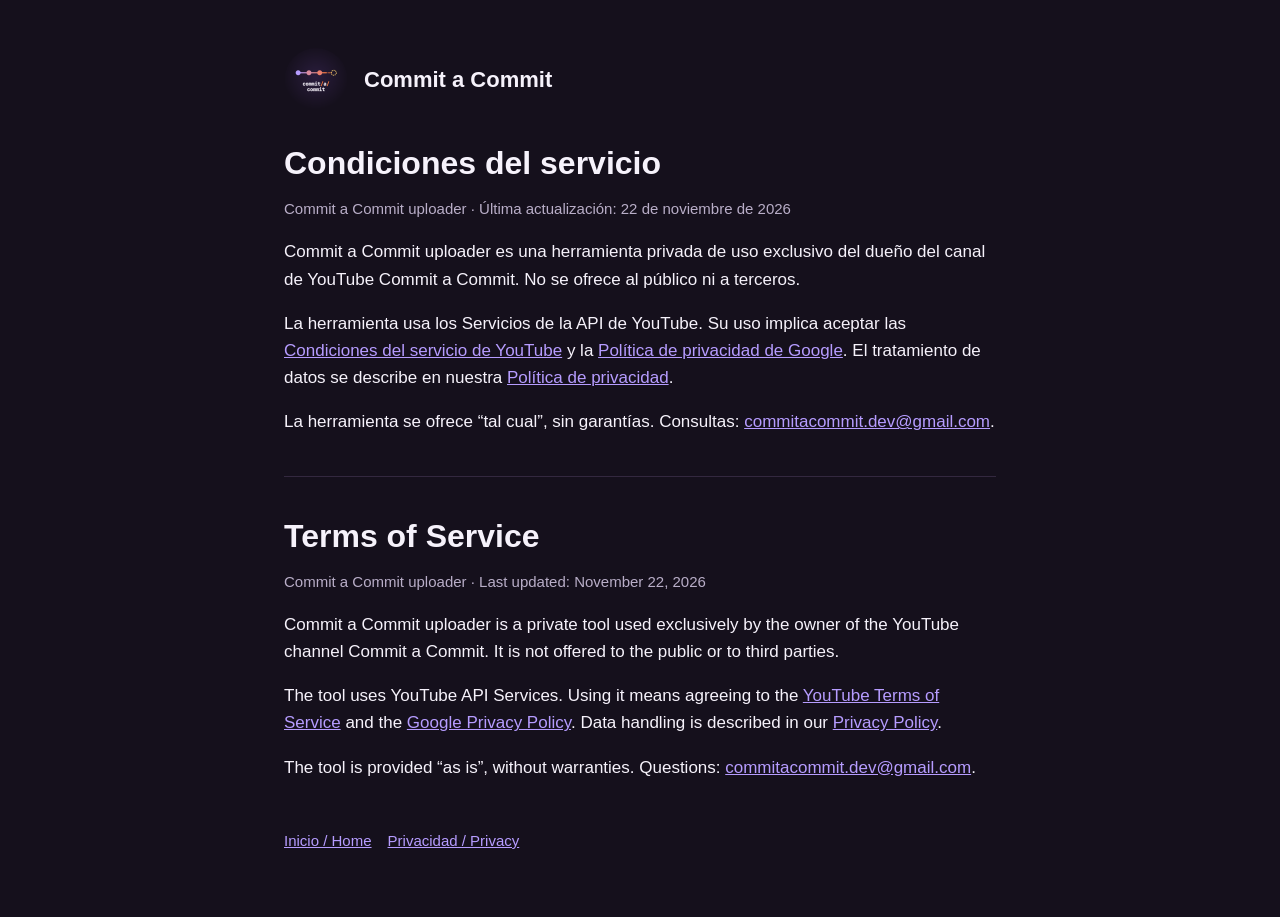
<file: condiciones.html>
<!doctype html>
<html lang="es">
<head>
<meta charset="utf-8">
<meta name="viewport" content="width=device-width, initial-scale=1">
<title>Condiciones del servicio · Commit a Commit uploader</title>
<link rel="icon" href="logo.png">
<link rel="stylesheet" href="estilo.css">
</head>
<body>
<main>
<header><img src="logo.png" alt="Logo de Commit a Commit"><a href="./">Commit a Commit</a></header>

<h1>Condiciones del servicio</h1>
<p class="meta">Commit a Commit uploader · Última actualización: 22 de noviembre de 2026</p>
<p>Commit a Commit uploader es una herramienta privada de uso exclusivo del dueño del canal de YouTube Commit a Commit. No se ofrece al público ni a terceros.</p>
<p>La herramienta usa los Servicios de la API de YouTube. Su uso implica aceptar las <a href="https://www.youtube.com/t/terms">Condiciones del servicio de YouTube</a> y la <a href="https://policies.google.com/privacy">Política de privacidad de Google</a>. El tratamiento de datos se describe en nuestra <a href="privacidad.html">Política de privacidad</a>.</p>
<p>La herramienta se ofrece “tal cual”, sin garantías. Consultas: <a href="mailto:commitacommit.dev@gmail.com">commitacommit.dev@gmail.com</a>.</p>

<hr>

<div lang="en">
<h1>Terms of Service</h1>
<p class="meta">Commit a Commit uploader · Last updated: November 22, 2026</p>
<p>Commit a Commit uploader is a private tool used exclusively by the owner of the YouTube channel Commit a Commit. It is not offered to the public or to third parties.</p>
<p>The tool uses YouTube API Services. Using it means agreeing to the <a href="https://www.youtube.com/t/terms">YouTube Terms of Service</a> and the <a href="https://policies.google.com/privacy">Google Privacy Policy</a>. Data handling is described in our <a href="privacidad.html">Privacy Policy</a>.</p>
<p>The tool is provided “as is”, without warranties. Questions: <a href="mailto:commitacommit.dev@gmail.com">commitacommit.dev@gmail.com</a>.</p>
</div>

<footer><a href="./">Inicio / Home</a><a href="privacidad.html">Privacidad / Privacy</a></footer>
</main>
</body>
</html>
</file>
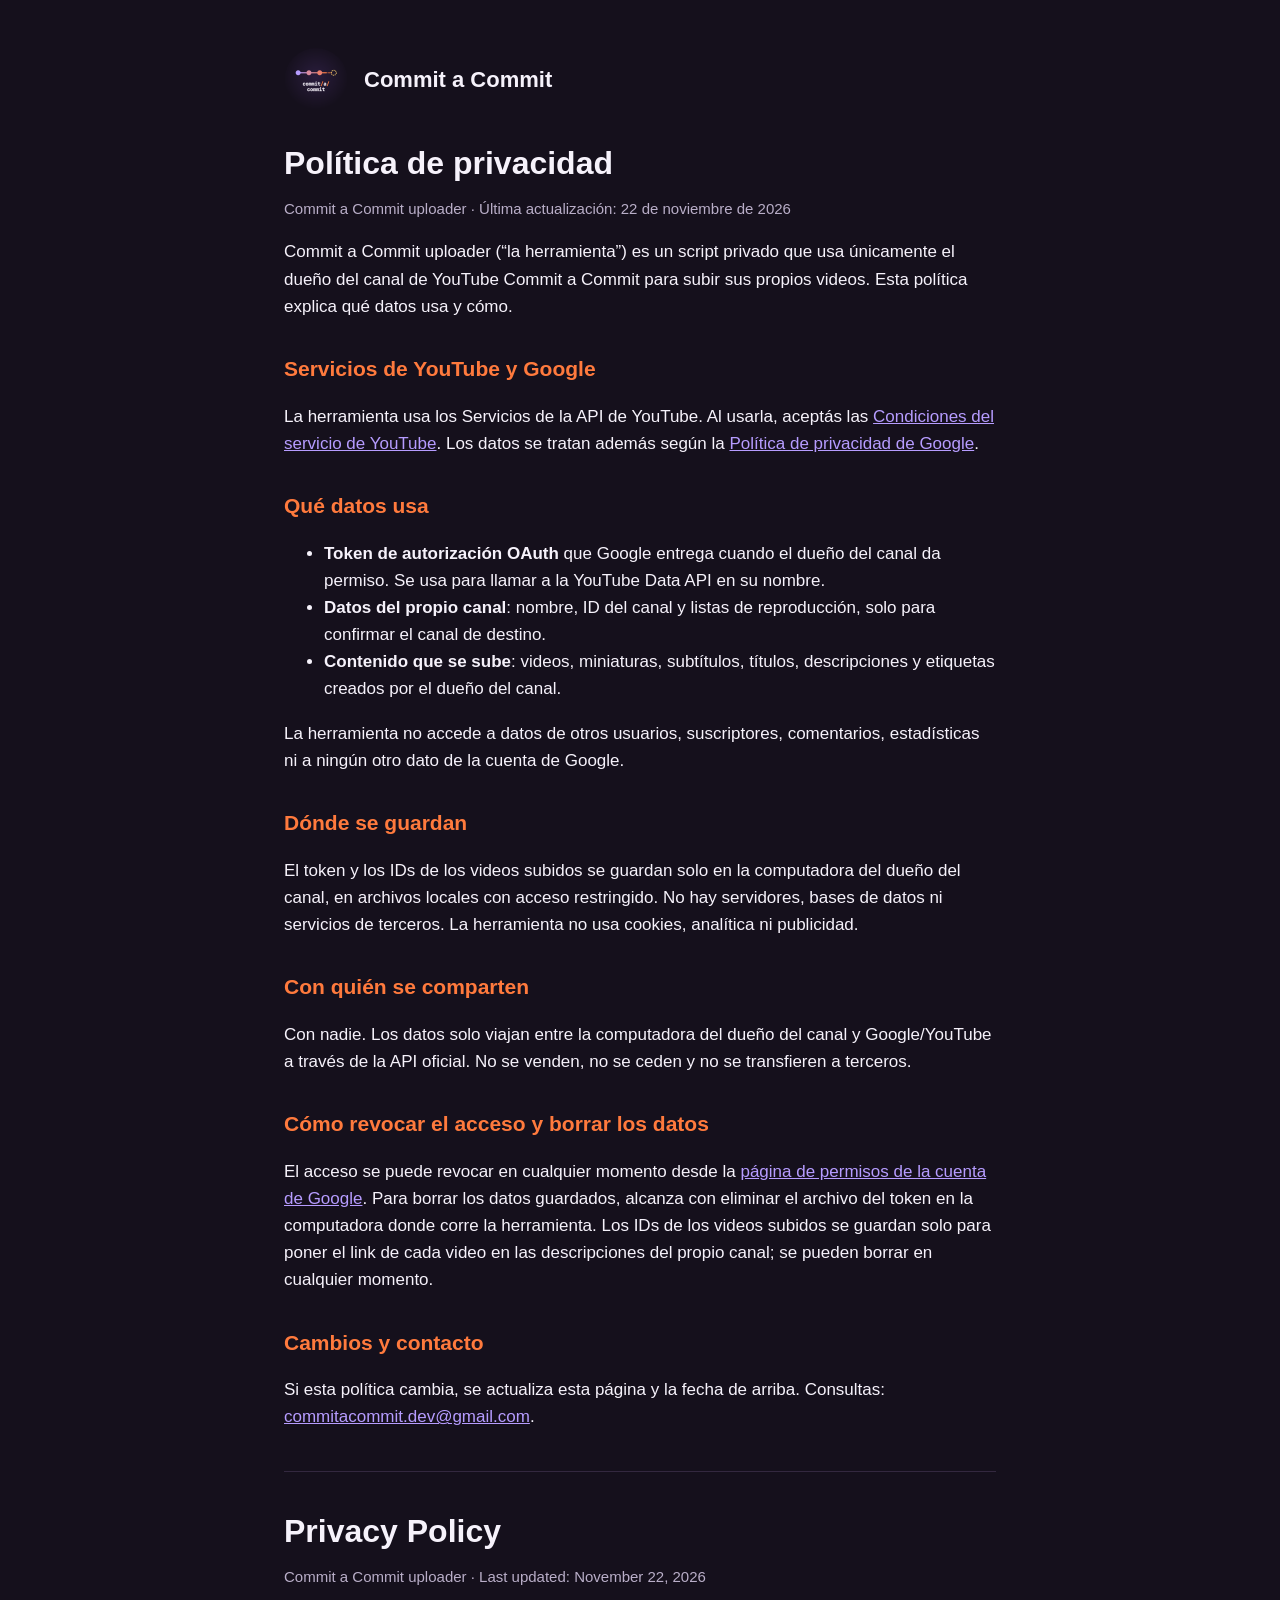
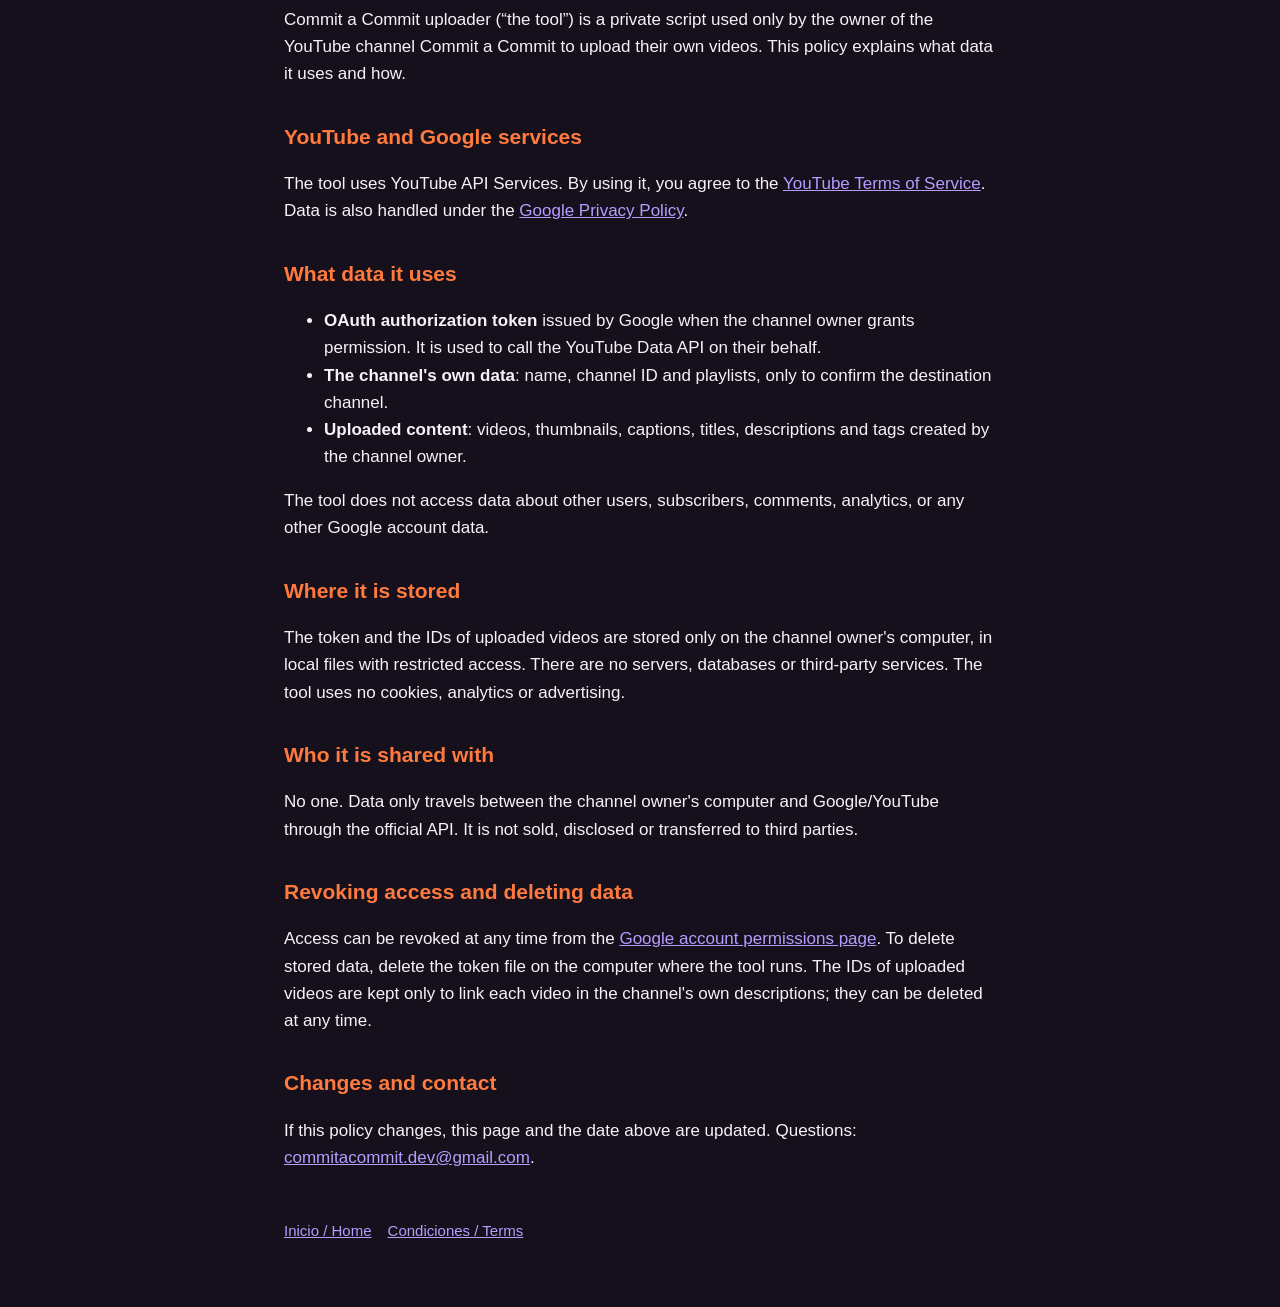
<file: privacidad.html>
<!doctype html>
<html lang="es">
<head>
<meta charset="utf-8">
<meta name="viewport" content="width=device-width, initial-scale=1">
<title>Política de privacidad · Commit a Commit uploader</title>
<link rel="icon" href="logo.png">
<link rel="stylesheet" href="estilo.css">
</head>
<body>
<main>
<header><img src="logo.png" alt="Logo de Commit a Commit"><a href="./">Commit a Commit</a></header>

<h1>Política de privacidad</h1>
<p class="meta">Commit a Commit uploader · Última actualización: 22 de noviembre de 2026</p>

<p>Commit a Commit uploader (“la herramienta”) es un script privado que usa únicamente el dueño del canal de YouTube Commit a Commit para subir sus propios videos. Esta política explica qué datos usa y cómo.</p>

<h2>Servicios de YouTube y Google</h2>
<p>La herramienta usa los Servicios de la API de YouTube. Al usarla, aceptás las <a href="https://www.youtube.com/t/terms">Condiciones del servicio de YouTube</a>. Los datos se tratan además según la <a href="https://policies.google.com/privacy">Política de privacidad de Google</a>.</p>

<h2>Qué datos usa</h2>
<ul>
<li><strong>Token de autorización OAuth</strong> que Google entrega cuando el dueño del canal da permiso. Se usa para llamar a la YouTube Data API en su nombre.</li>
<li><strong>Datos del propio canal</strong>: nombre, ID del canal y listas de reproducción, solo para confirmar el canal de destino.</li>
<li><strong>Contenido que se sube</strong>: videos, miniaturas, subtítulos, títulos, descripciones y etiquetas creados por el dueño del canal.</li>
</ul>
<p>La herramienta no accede a datos de otros usuarios, suscriptores, comentarios, estadísticas ni a ningún otro dato de la cuenta de Google.</p>

<h2>Dónde se guardan</h2>
<p>El token y los IDs de los videos subidos se guardan solo en la computadora del dueño del canal, en archivos locales con acceso restringido. No hay servidores, bases de datos ni servicios de terceros. La herramienta no usa cookies, analítica ni publicidad.</p>

<h2>Con quién se comparten</h2>
<p>Con nadie. Los datos solo viajan entre la computadora del dueño del canal y Google/YouTube a través de la API oficial. No se venden, no se ceden y no se transfieren a terceros.</p>

<h2>Cómo revocar el acceso y borrar los datos</h2>
<p>El acceso se puede revocar en cualquier momento desde la <a href="https://security.google.com/settings/security/permissions">página de permisos de la cuenta de Google</a>. Para borrar los datos guardados, alcanza con eliminar el archivo del token en la computadora donde corre la herramienta. Los IDs de los videos subidos se guardan solo para poner el link de cada video en las descripciones del propio canal; se pueden borrar en cualquier momento.</p>

<h2>Cambios y contacto</h2>
<p>Si esta política cambia, se actualiza esta página y la fecha de arriba. Consultas: <a href="mailto:commitacommit.dev@gmail.com">commitacommit.dev@gmail.com</a>.</p>

<hr>

<div lang="en">
<h1>Privacy Policy</h1>
<p class="meta">Commit a Commit uploader · Last updated: November 22, 2026</p>

<p>Commit a Commit uploader (“the tool”) is a private script used only by the owner of the YouTube channel Commit a Commit to upload their own videos. This policy explains what data it uses and how.</p>

<h2>YouTube and Google services</h2>
<p>The tool uses YouTube API Services. By using it, you agree to the <a href="https://www.youtube.com/t/terms">YouTube Terms of Service</a>. Data is also handled under the <a href="https://policies.google.com/privacy">Google Privacy Policy</a>.</p>

<h2>What data it uses</h2>
<ul>
<li><strong>OAuth authorization token</strong> issued by Google when the channel owner grants permission. It is used to call the YouTube Data API on their behalf.</li>
<li><strong>The channel's own data</strong>: name, channel ID and playlists, only to confirm the destination channel.</li>
<li><strong>Uploaded content</strong>: videos, thumbnails, captions, titles, descriptions and tags created by the channel owner.</li>
</ul>
<p>The tool does not access data about other users, subscribers, comments, analytics, or any other Google account data.</p>

<h2>Where it is stored</h2>
<p>The token and the IDs of uploaded videos are stored only on the channel owner's computer, in local files with restricted access. There are no servers, databases or third-party services. The tool uses no cookies, analytics or advertising.</p>

<h2>Who it is shared with</h2>
<p>No one. Data only travels between the channel owner's computer and Google/YouTube through the official API. It is not sold, disclosed or transferred to third parties.</p>

<h2>Revoking access and deleting data</h2>
<p>Access can be revoked at any time from the <a href="https://security.google.com/settings/security/permissions">Google account permissions page</a>. To delete stored data, delete the token file on the computer where the tool runs. The IDs of uploaded videos are kept only to link each video in the channel's own descriptions; they can be deleted at any time.</p>

<h2>Changes and contact</h2>
<p>If this policy changes, this page and the date above are updated. Questions: <a href="mailto:commitacommit.dev@gmail.com">commitacommit.dev@gmail.com</a>.</p>
</div>

<footer><a href="./">Inicio / Home</a><a href="condiciones.html">Condiciones / Terms</a></footer>
</main>
</body>
</html>
</file>
<file: estilo.css>
:root { --fondo:#15101c; --panel:#1f1729; --naranja:#ff7a3d; --lila:#b69cff; --texto:#f6f2fb; --suave:#b9aec8; }
* { box-sizing: border-box; }
body { margin:0; background:var(--fondo); color:var(--texto); font:17px/1.6 Inter, -apple-system, "Segoe UI", Roboto, sans-serif; }
main { max-width:760px; margin:0 auto; padding:48px 24px 64px; }
header { display:flex; align-items:center; gap:16px; margin-bottom:32px; }
header img { width:64px; height:64px; border-radius:50%; }
header a { color:var(--texto); text-decoration:none; font-weight:700; font-size:22px; }
h1 { font-size:32px; line-height:1.2; margin:0 0 8px; }
h2 { color:var(--naranja); font-size:21px; margin:32px 0 8px; }
h3 { color:var(--lila); font-size:18px; margin:20px 0 6px; }
a { color:var(--lila); }
.panel { background:var(--panel); border-radius:12px; padding:20px 24px; margin:20px 0; }
.meta { color:var(--suave); font-size:15px; }
hr { border:0; border-top:1px solid #33283f; margin:40px 0; }
footer { margin-top:48px; color:var(--suave); font-size:15px; }
footer a { margin-right:16px; }
code { font-family:"JetBrains Mono", ui-monospace, monospace; font-size:15px; }
</file>
